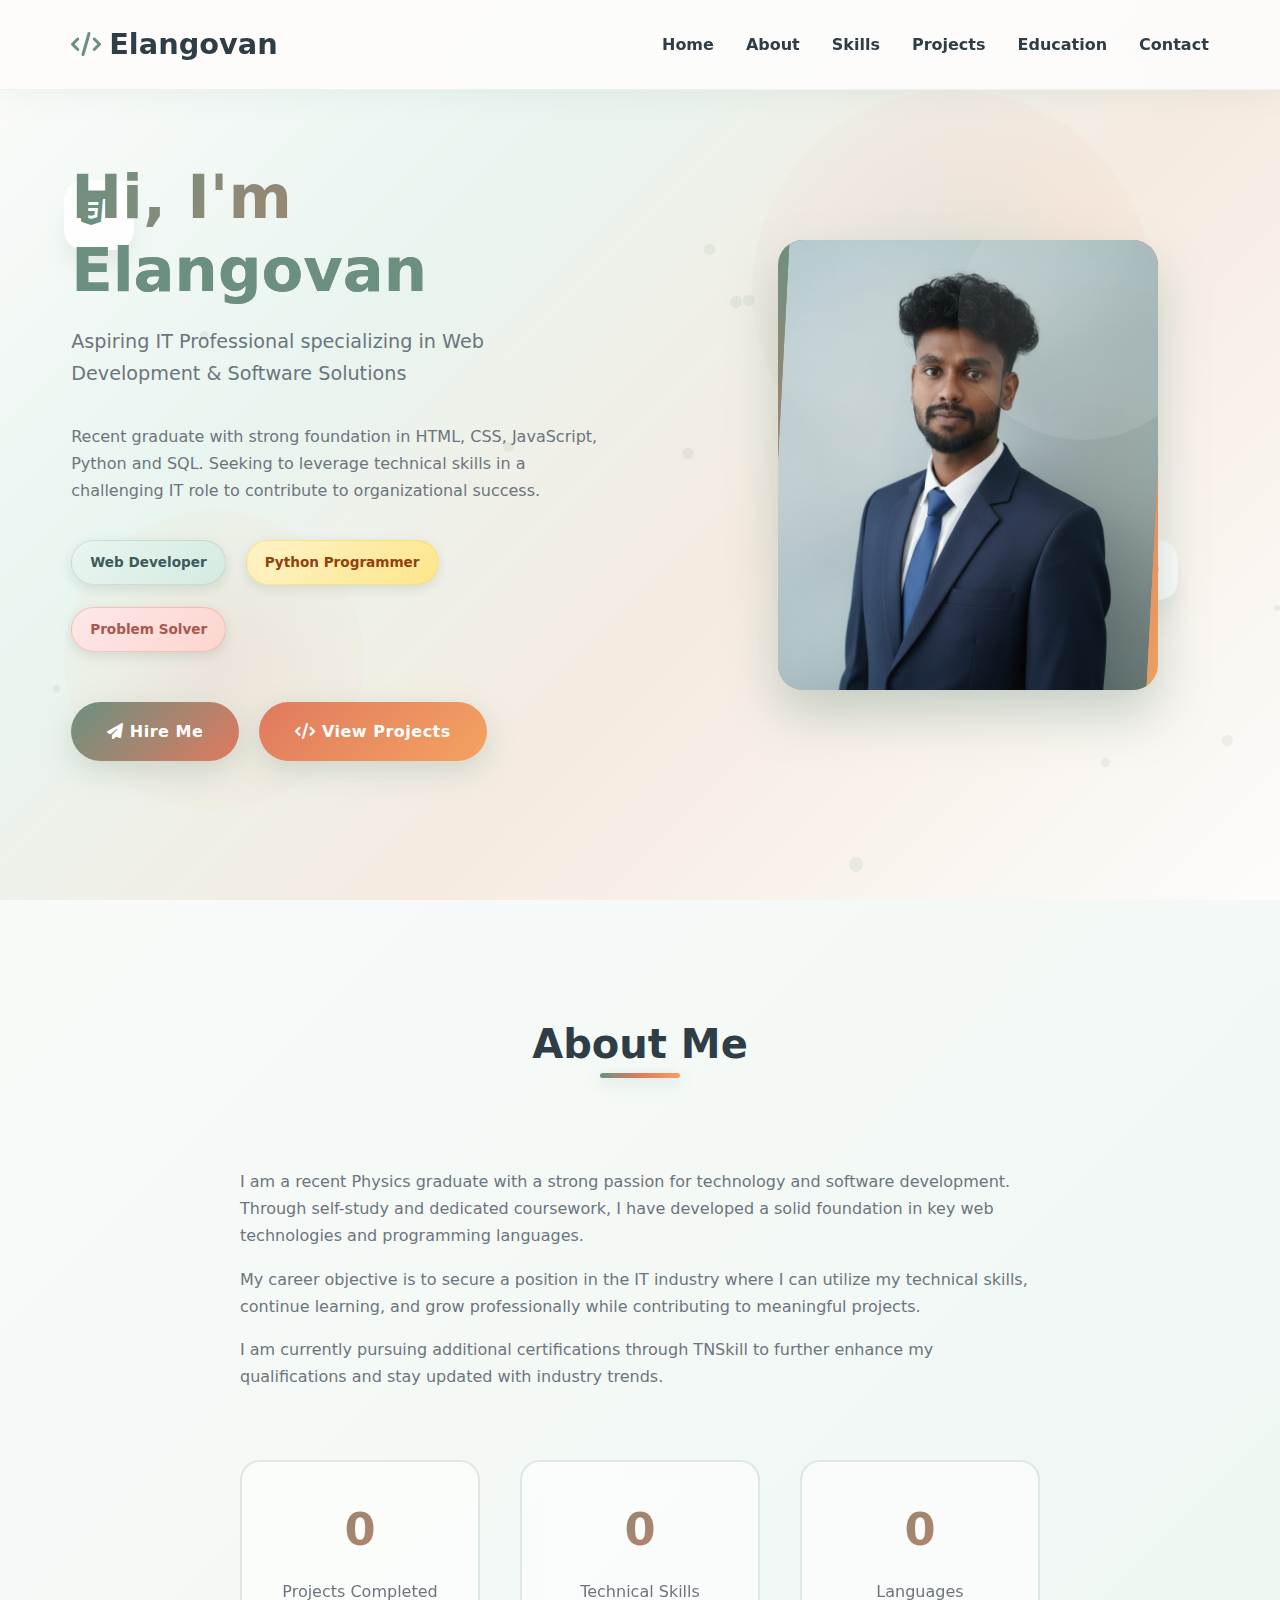
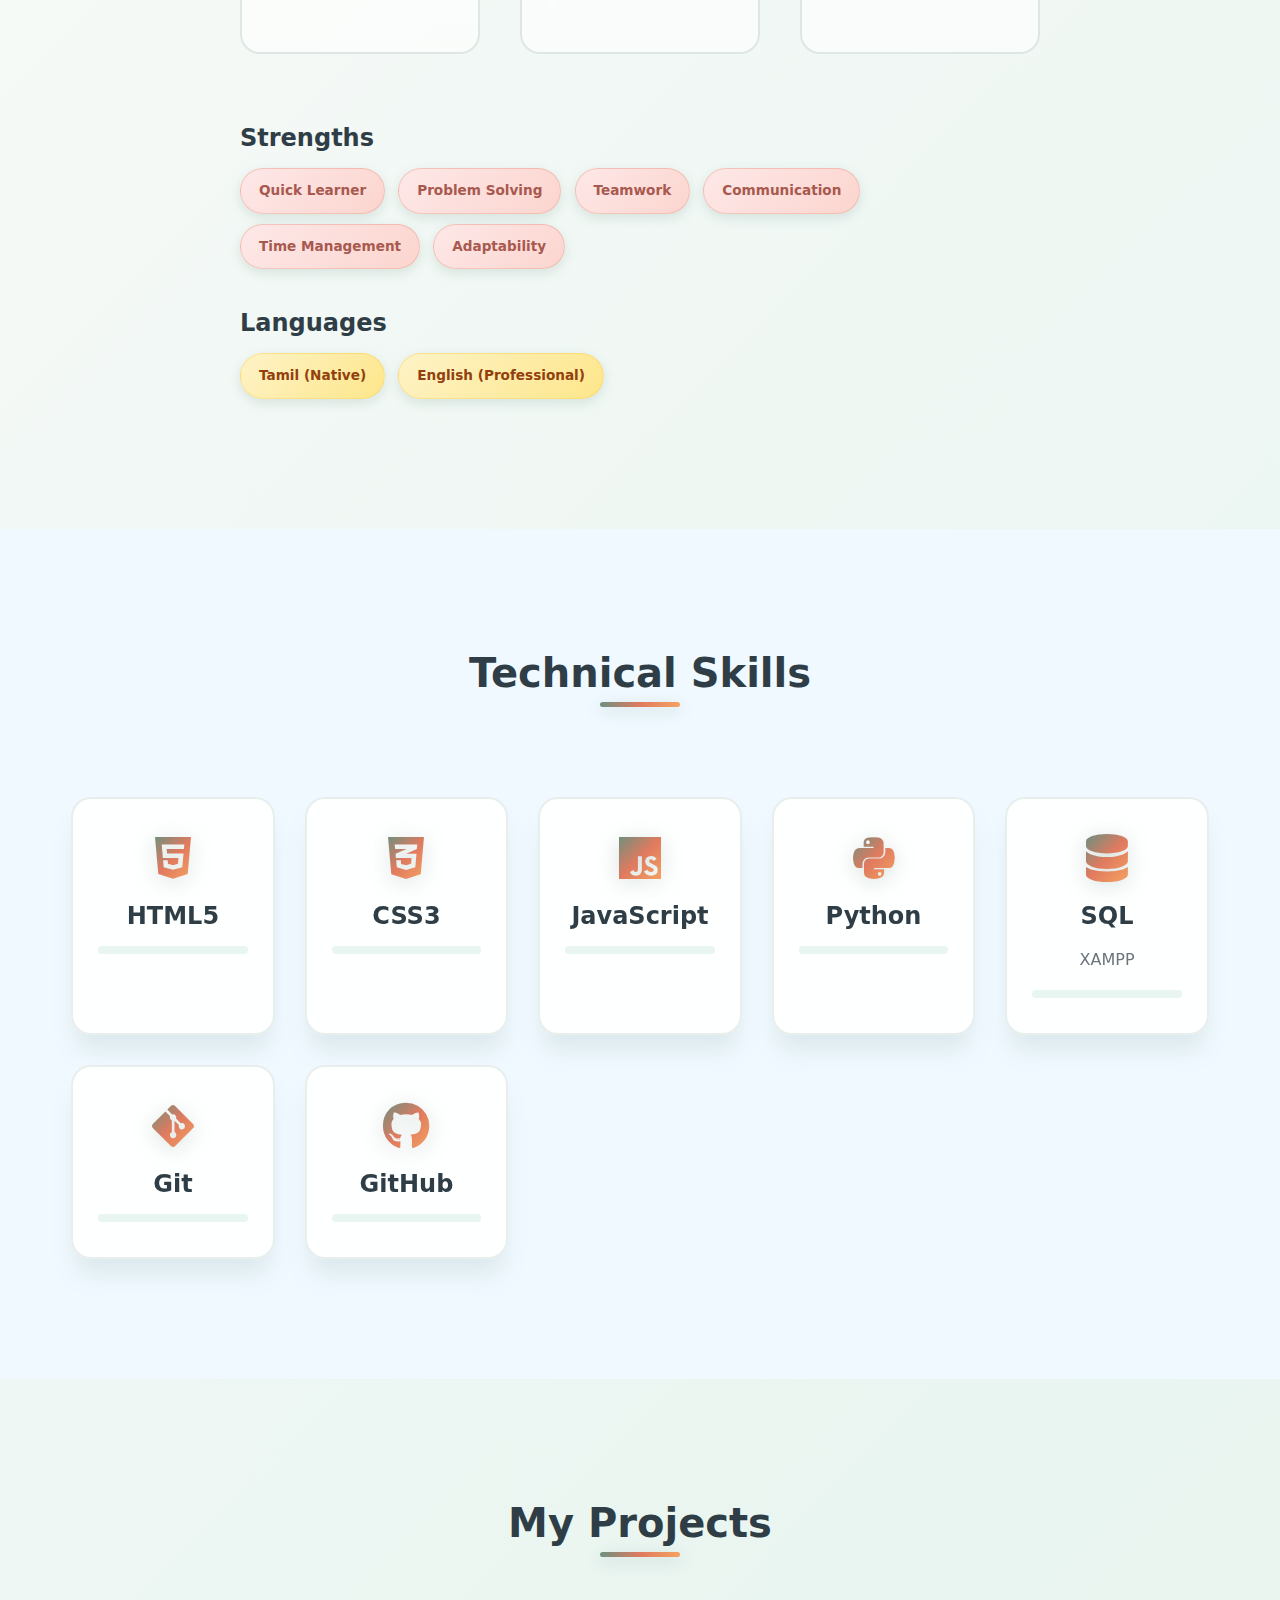
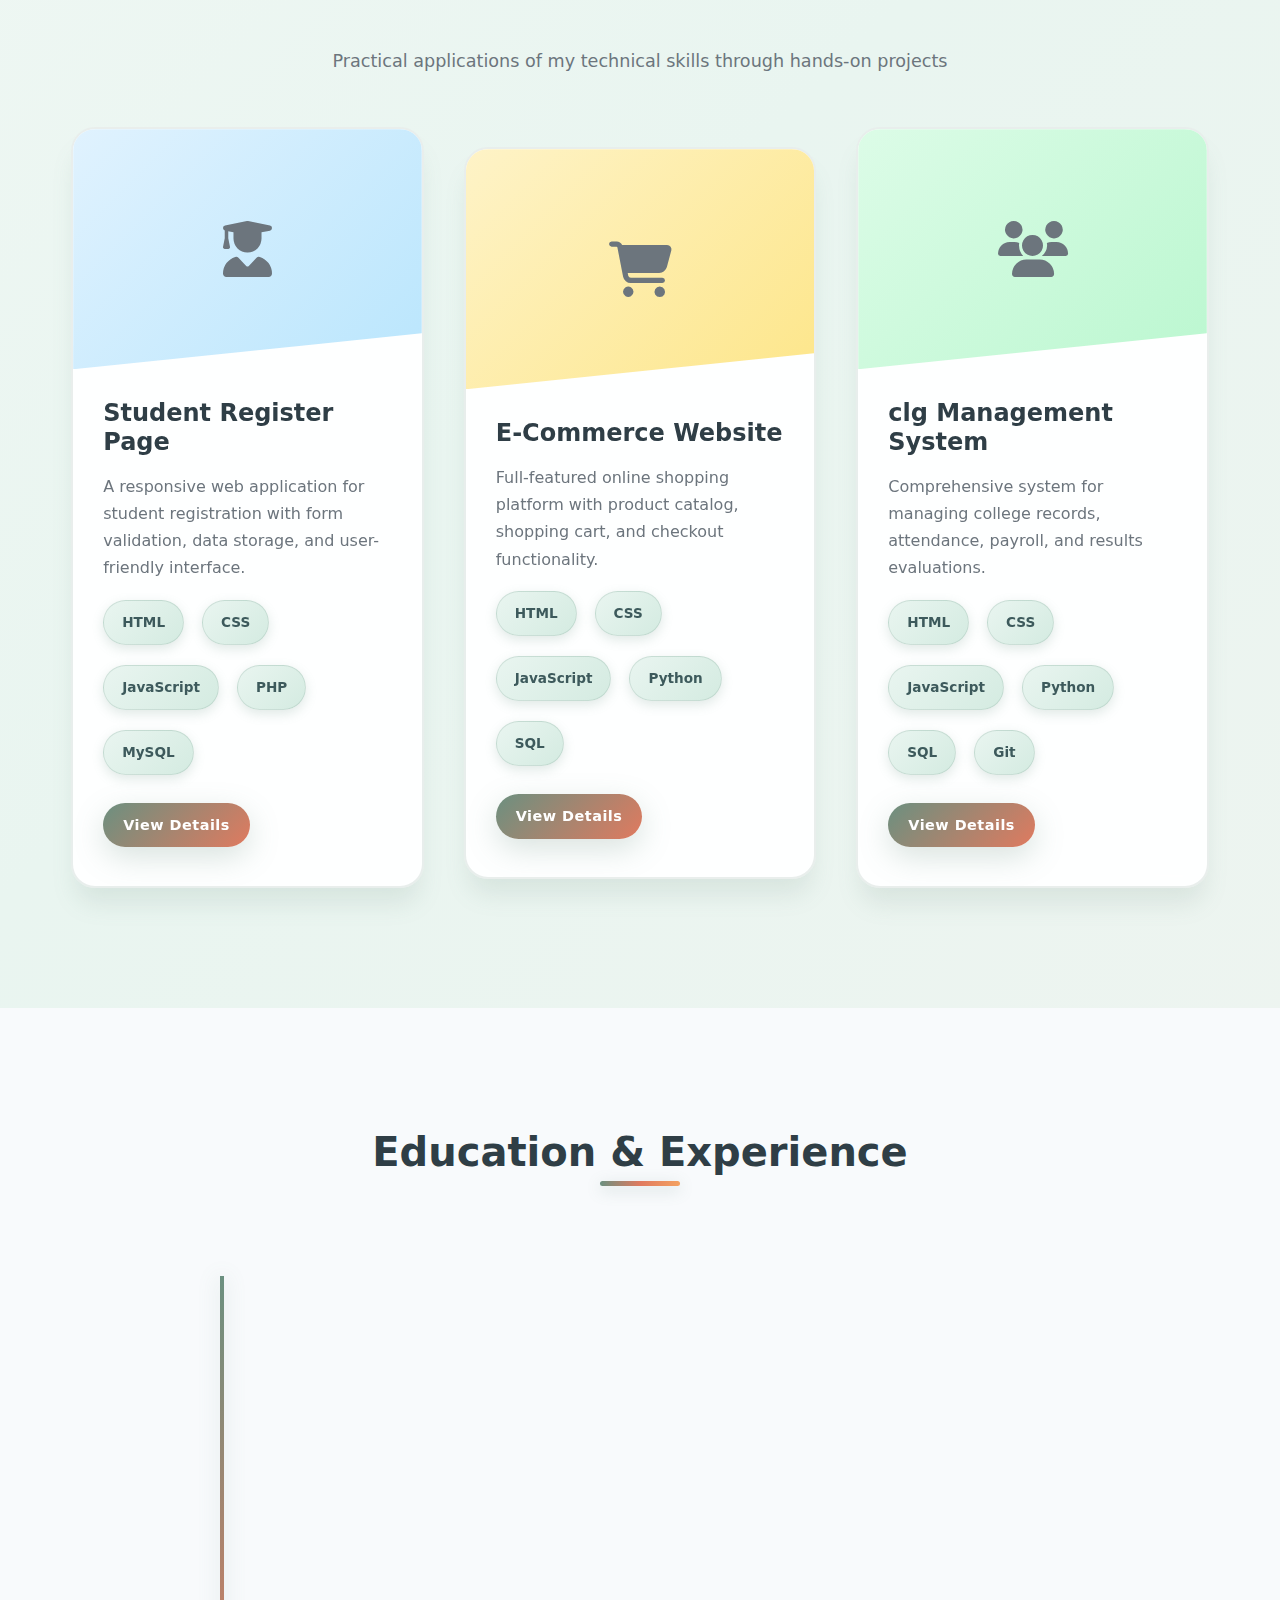
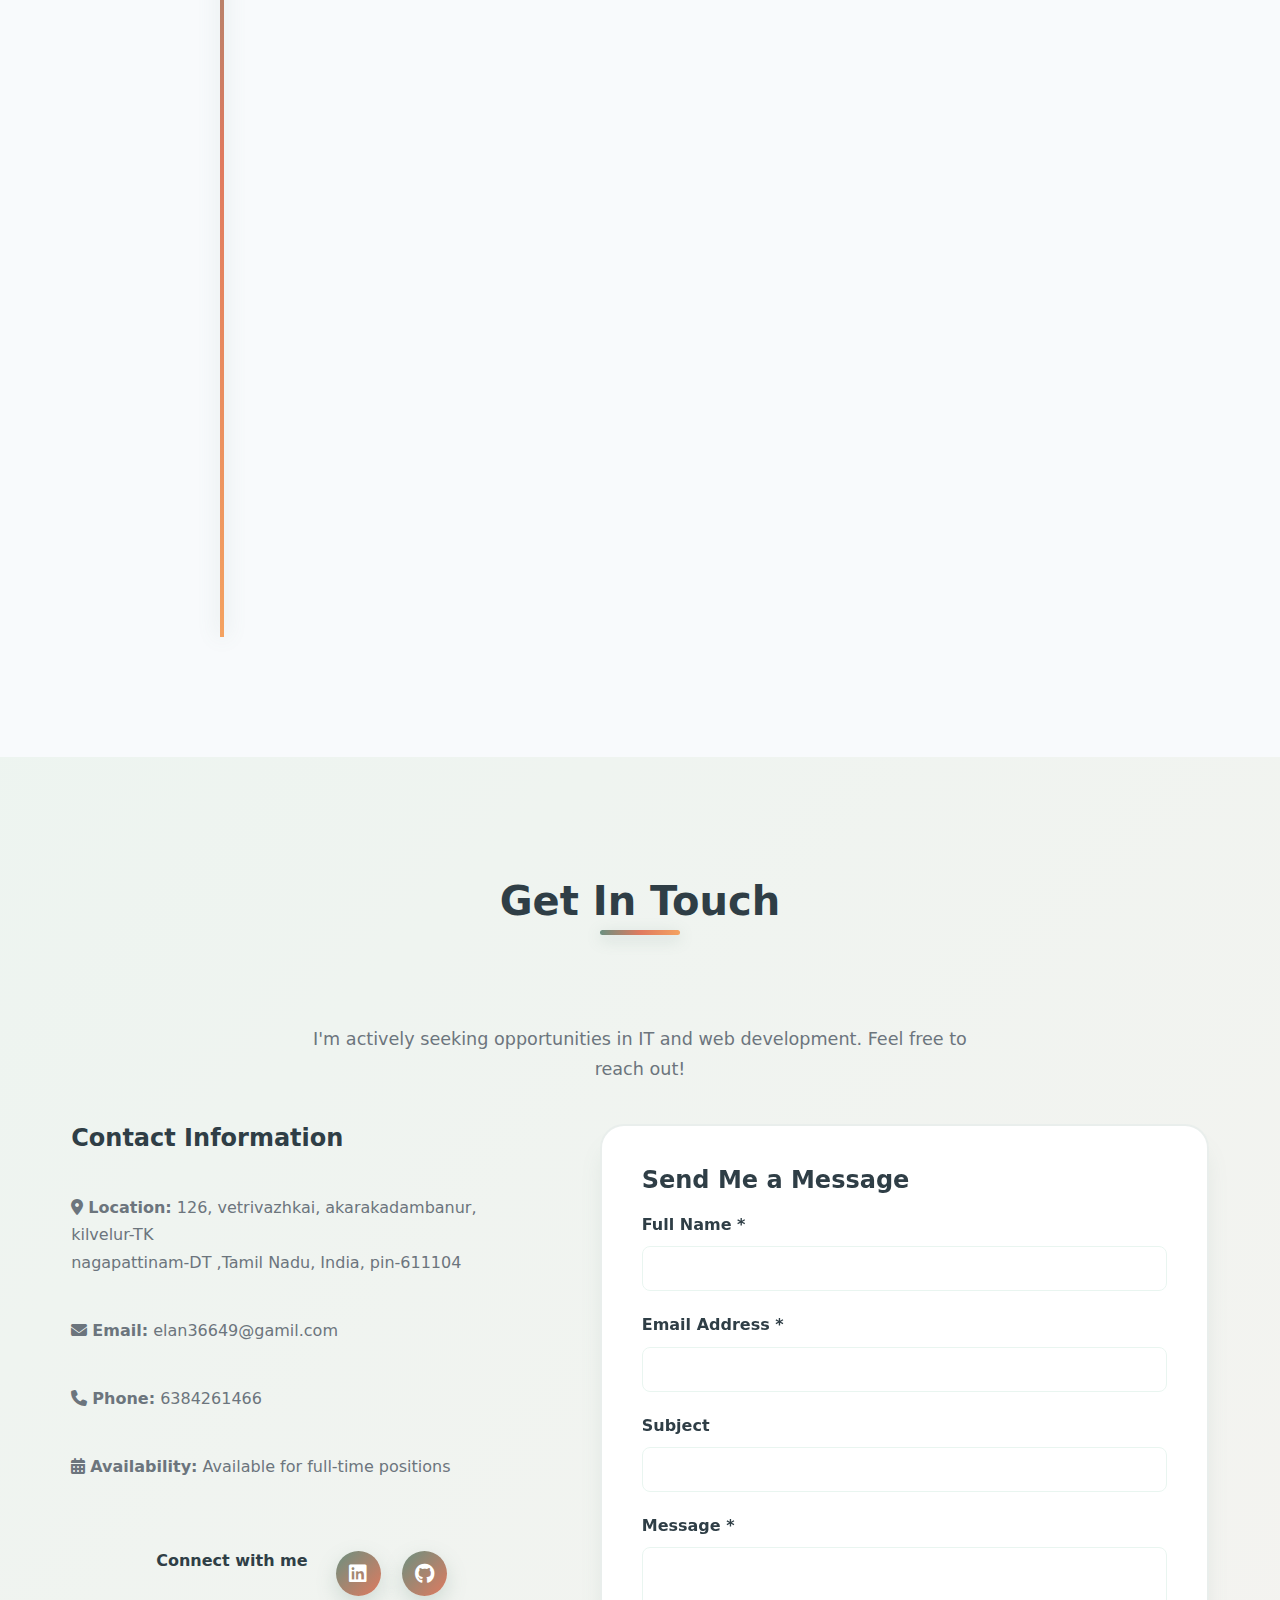
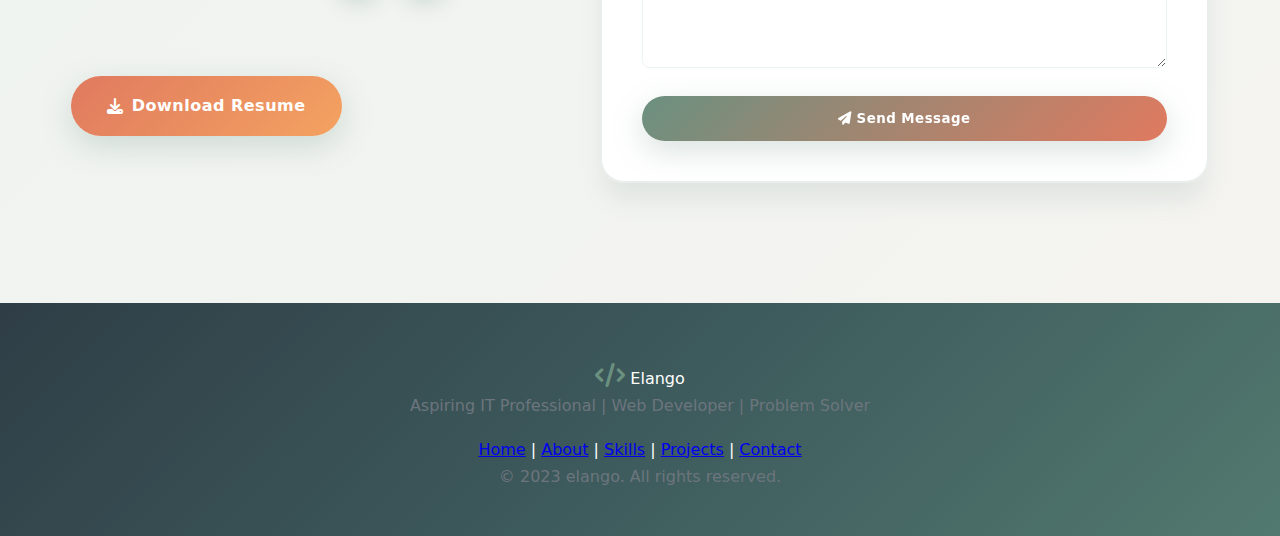
<file: photfolio new - Copy/index.html>
<!DOCTYPE html>
<html lang="en">

<head>
    <meta charset="UTF-8">
    <meta name="viewport" content="width=device-width, initial-scale=1.0">
    <title>Elangovan | IT Professional Portfolio</title>
    <link rel="stylesheet" href="https://cdnjs.cloudflare.com/ajax/libs/font-awesome/6.4.0/css/all.min.css">
    <link rel="stylesheet" href="style.css">
</head>

<body>


    <!-- Scroll Progress Bar -->
    <div class="scroll-progress"></div>

    <!-- Header & Navigation -->
    <header>
        <div class="container header-container">
            <a href="#" class="logo"><i class="fas fa-code logo-icon"></i> Elangovan</span></a>
            <button class="mobile-menu-btn">
                <i class="fas fa-bars"></i>
            </button>
            <ul class="nav-links">
                <li><a href="#home">Home</a></li>
                <li><a href="#about">About</a></li>
                <li><a href="#skills">Skills</a></li>
                <li><a href="#projects">Projects</a></li>
                <li><a href="#education">Education</a></li>
                <li><a href="#contact">Contact</a></li>
            </ul>
        </div>
    </header>

    <!-- Hero Section -->
    <section class="hero" id="home">
        <div class="container">
            <div class="hero-content">
                <div class="hero-text">
                    <h1>Hi, I'm <span class="highlight">Elangovan</span></h1>
                    <p class="tagline">Aspiring IT Professional specializing in Web Development & Software Solutions</p>
                    <p>Recent graduate with strong foundation in HTML, CSS, JavaScript, Python and SQL. Seeking to
                        leverage technical skills in a challenging IT role to contribute to organizational success.</p>

                    <div class="hero-badges">
                        <span class="badge">Web Developer</span>
                        <span class="badge language-badge">Python Programmer</span>
                        <span class="badge strength-badge">Problem Solver</span>
                    </div>

                    <div style="margin-top: 40px;">
                        <a href="#contact" class="btn"><i class="fas fa-paper-plane"></i> Hire Me</a>
                        <a href="#projects" class="btn btn-accent" style="margin-left: 15px;"><i
                                class="fas fa-code"></i> View Projects</a>
                    </div>
                </div>
                <div class="hero-image">

                    <div class="photo-placeholder">
                        <img src="img/hero.jpeg" alt="">
                    </div>
                </div>
            </div>
        </div>

        <!-- Floating elements for visual interest -->
        <div class="floating-element" style="top: 20%; left: 5%; width: 70px; height: 70px;">
            <i class="fab fa-html5" style="font-size: 2rem; color: var(--primary);"></i>
        </div>
        <div class="floating-element" style="top: 60%; right: 8%; width: 60px; height: 60px;">
            <i class="fab fa-python" style="font-size: 1.8rem; color: var(--accent);"></i>
        </div>
    </section>

    <!-- About Section -->
    <section id="about">
        <div class="container">
            <div class="section-title">
                <h2>About Me</h2>
            </div>
            <div style="max-width: 800px; margin: 0 auto;">
                <p>I am a recent Physics graduate with a strong passion for technology and software development. Through
                    self-study and dedicated coursework, I have developed a solid foundation in key web technologies and
                    programming languages.</p>
                <p>My career objective is to secure a position in the IT industry where I can utilize my technical
                    skills, continue learning, and grow professionally while contributing to meaningful projects.</p>
                <p>I am currently pursuing additional certifications through TNSkill to further enhance my
                    qualifications and stay updated with industry trends.</p>

                <!-- Achievement Counters -->
                <div class="achievement-counter">
                    <div class="counter-item">
                        <div class="counter-number" data-target="05">0</div>
                        <p>Projects Completed</p>
                    </div>
                    <div class="counter-item">
                        <div class="counter-number" data-target="7">0</div>
                        <p>Technical Skills</p>
                    </div>
                    <div class="counter-item">
                        <div class="counter-number" data-target="2">0</div>
                        <p>Languages</p>
                    </div>

                </div>

                <h3 style="margin-top: 30px;">Strengths</h3>
                <div style="margin-top: 15px;">
                    <span class="badge strength-badge">Quick Learner</span>
                    <span class="badge strength-badge">Problem Solving</span>
                    <span class="badge strength-badge">Teamwork</span>
                    <span class="badge strength-badge">Communication</span>
                    <span class="badge strength-badge">Time Management</span>
                    <span class="badge strength-badge">Adaptability</span>
                </div>

                <h3 style="margin-top: 30px;">Languages</h3>
                <div style="margin-top: 15px;">
                    <span class="badge language-badge">Tamil (Native)</span>
                    <span class="badge language-badge">English (Professional)</span>
                </div>
            </div>
        </div>
    </section>

    <!-- Skills Section -->
    <section id="skills" style="background-color: #f0f9ff;">
        <div class="container">
            <div class="section-title">
                <h2>Technical Skills</h2>
            </div>
            <div class="skills-container">
                <div class="skill-card">
                    <i class="fab fa-html5"></i>
                    <h3>HTML5</h3>
                    <div class="skill-progress">
                        <div class="progress-bar">
                            <div class="progress-fill" data-width="95"></div>
                        </div>
                    </div>
                </div>
                <div class="skill-card">
                    <i class="fab fa-css3-alt"></i>
                    <h3>CSS3</h3>
                    <div class="skill-progress">
                        <div class="progress-bar">
                            <div class="progress-fill" data-width="90"></div>
                        </div>
                    </div>
                </div>
                <div class="skill-card">
                    <i class="fab fa-js"></i>
                    <h3>JavaScript</h3>
                    <div class="skill-progress">
                        <div class="progress-bar">
                            <div class="progress-fill" data-width="80"></div>
                        </div>
                    </div>
                </div>
                <div class="skill-card">
                    <i class="fab fa-python"></i>
                    <h3>Python</h3>
                    <div class="skill-progress">
                        <div class="progress-bar">
                            <div class="progress-fill" data-width="85"></div>
                        </div>
                    </div>
                </div>
                <div class="skill-card">
                    <i class="fas fa-database"></i>
                    <h3>SQL</h3>
                    <p>XAMPP</p>
                    <div class="skill-progress">
                        <div class="progress-bar">
                            <div class="progress-fill" data-width="75"></div>
                        </div>
                    </div>
                </div>
                <div class="skill-card">
                    <i class="fab fa-git-alt"></i>
                    <h3>Git</h3>
                    <div class="skill-progress">
                        <div class="progress-bar">
                            <div class="progress-fill" data-width="70"></div>
                        </div>
                    </div>
                </div>
                <div class="skill-card">
                    <i class="fab fa-github"></i>
                    <h3>GitHub</h3>
                    <div class="skill-progress">
                        <div class="progress-bar">
                            <div class="progress-fill" data-width="80"></div>
                        </div>
                    </div>
                </div>

            </div>
        </div>
    </section>

    <!-- Projects Section -->
    <section id="projects">
        <div class="container">
            <div class="section-title">
                <h2>My Projects</h2>
            </div>
            <p class="section-subtitle">Practical applications of my technical skills through hands-on projects</p>
            <div class="projects-container">
                <div class="project-card">
                    <div class="project-img" style="background: linear-gradient(135deg, #e0f2fe, #bae6fd);">
                        <i class="fas fa-user-graduate"></i>
                    </div>
                    <div class="project-content">
                        <h3>Student Register Page</h3>
                        <p>A responsive web application for student registration with form validation, data storage, and
                            user-friendly interface.</p>
                        <div class="project-tech">
                            <span class="badge">HTML</span>
                            <span class="badge">CSS</span>
                            <span class="badge">JavaScript</span>
                            <span class="badge">PHP</span>
                            <span class="badge">MySQL</span>
                        </div>
                        <a href="#" class="btn" style="padding: 10px 20px; font-size: 0.9rem;">View Details</a>
                    </div>
                </div>
                <div class="project-card">
                    <div class="project-img" style="background: linear-gradient(135deg, #fef3c7, #fde68a);">
                        <i class="fas fa-shopping-cart"></i>
                    </div>
                    <div class="project-content">
                        <h3>E-Commerce Website</h3>
                        <p>Full-featured online shopping platform with product catalog, shopping cart, and checkout
                            functionality.</p>
                        <div class="project-tech">
                            <span class="badge">HTML</span>
                            <span class="badge">CSS</span>
                            <span class="badge">JavaScript</span>
                            <span class="badge">Python</span>
                            <span class="badge">SQL</span>
                        </div>
                        <a href="#" class="btn" style="padding: 10px 20px; font-size: 0.9rem;">View Details</a>
                    </div>
                </div>
                <div class="project-card">
                    <div class="project-img" style="background: linear-gradient(135deg, #dcfce7, #bbf7d0);">
                        <i class="fas fa-users"></i>
                    </div>
                    <div class="project-content">
                        <h3>clg Management System</h3>
                        <p>Comprehensive system for managing college records, attendance, payroll, and results
                            evaluations.</p>
                        <div class="project-tech">
                            <span class="badge">HTML</span>
                            <span class="badge">CSS</span>
                            <span class="badge">JavaScript</span>
                            <span class="badge">Python</span>
                            <span class="badge">SQL</span>
                            <span class="badge">Git</span>
                        </div>
                        <a href="#" class="btn" style="padding: 10px 20px; font-size: 0.9rem;">View Details</a>
                    </div>
                </div>
            </div>
        </div>
    </section>

    <!-- Education & Experience -->
    <section id="education" style="background-color: #f8fafc;">
        <div class="container">
            <div class="section-title">
                <h2>Education & Experience</h2>
            </div>

            <div class="timeline">
                <div class="timeline-item">
                    <div class="timeline-icon">
                        <i class="fas fa-graduation-cap"></i>
                    </div>
                    <div class="timeline-date">2025</div>
                    <div class="timeline-content">
                        <h3>B.Sc Physics</h3>
                        <p><strong>Thiru Vi Ka Arts and Science College, Thiruvarur</strong></p>
                        <p>Percentage: 72.6%</p>
                        <p>Developed strong analytical and problem-solving skills through physics curriculum, with
                            parallel focus on self-taught programming and web development.</p>
                    </div>
                </div>

                <div class="timeline-item">
                    <div class="timeline-icon">
                        <i class="fas fa-laptop-code"></i>
                    </div>
                    <div class="timeline-date">2024</div>
                    <div class="timeline-content">
                        <h3>Technical Skills Development</h3>
                        <p>Self-directed learning in web development and programming through online resources and
                            practical projects.</p>
                        <p>Built multiple projects to apply theoretical knowledge in practical scenarios.</p>
                    </div>
                </div>

                <div class="timeline-item">
                    <div class="timeline-icon">
                        <i class="fas fa-certificate"></i>
                    </div>
                    <div class="timeline-date">Present</div>
                    <div class="timeline-content">
                        <h3>Certifications & Continued Learning</h3>
                        <p>Currently pursuing IT courses on TNSkill platform to enhance professional qualifications.</p>
                        <p>Actively expanding skill set in emerging technologies and industry best practices.</p>
                    </div>
                </div>
            </div>
        </div>
    </section>
    <!-- Contact Section -->
    <section id="contact">
        <div class="container">
            <div class="section-title">
                <h2>Get In Touch</h2>
            </div>
            <p class="section-subtitle" style="text-align: center; margin-bottom: 40px;">
                I'm actively seeking opportunities in IT and web development. Feel free to reach out!
            </p>

            <div class="contact-container">
                <div class="contact-info">
                    <h3>Contact Information</h3>
                    <p><i class="fas fa-map-marker-alt"></i> <strong>Location:</strong> 126, vetrivazhkai,
                        akarakadambanur,
                        kilvelur-TK <br>nagapattinam-DT ,Tamil Nadu, India, pin-611104</p>
                    <p><i class="fas fa-envelope"></i> <strong>Email:</strong> elan36649@gamil.com</p>
                    <p><i class="fas fa-phone"></i> <strong>Phone:</strong> 6384261466</p>
                    <p><i class="fas fa-calendar-alt"></i> <strong>Availability:</strong> Available for full-time
                        positions</p>

                    <div class="social-links" style="margin-top: 30px;">
                        <h4>Connect with me</h4>
                        <div class="social-icons">
                            <a href="https://www.linkedin.com/feed/?trk=hb_signin   #" class="social-icon"><i
                                    class="fab fa-linkedin"></i></a>
                            <a href="https://github.com/ELANGO698" class="social-icon"><i class="fab fa-github"></i></a>

                        </div>
                    </div>

                    <div class="resume-download" style="margin-top: 30px;">
                        <a href="resume/Mukesh-FlowCV-Resume-20251211.pdf   #" download class="btn btn-accent"
                            style="display: inline-flex; align-items: center; gap: 8px;">
                            <i class="fas fa-download"></i> Download Resume
                        </a>

                    </div>
                </div>

                <div class="contact-form">
                    <h3>Send Me a Message</h3>
                    <form id="contactForm">
                        <div class="form-group">
                            <label for="name">Full Name *</label>
                            <input type="text" id="name" name="name" required>
                        </div>

                        <div class="form-group">
                            <label for="email">Email Address *</label>
                            <input type="email" id="email" name="email" required>
                        </div>

                        <div class="form-group">
                            <label for="subject">Subject</label>
                            <input type="text" id="subject" name="subject">
                        </div>

                        <div class="form-group">
                            <label for="message">Message *</label>
                            <textarea id="message" name="message" rows="5" required></textarea>
                        </div>

                        <button type="submit" class="btn" style="width: 100%; padding: 15px;">
                            <i class="fas fa-paper-plane"></i> Send Message
                        </button>
                    </form>
                </div>
            </div>
        </div>
    </section>

    <!-- Footer -->
    <footer>
        <div class="container">
            <div class="footer-content">
                <div class="footer-logo">
                    <i class="fas fa-code logo-icon"></i> Elango
                </div>
                <p>Aspiring IT Professional | Web Developer | Problem Solver</p>
                <div class="footer-links">
                    <a href="#home">Home</a> |
                    <a href="#about">About</a> |
                    <a href="#skills">Skills</a> |
                    <a href="#projects">Projects</a> |
                    <a href="#contact">Contact</a>
                </div>
                <p class="copyright">© 2023 elango. All rights reserved.</p>
            </div>
        </div>
    </footer>

    <script src="script.js"></script>
</body>

</html>
</file>
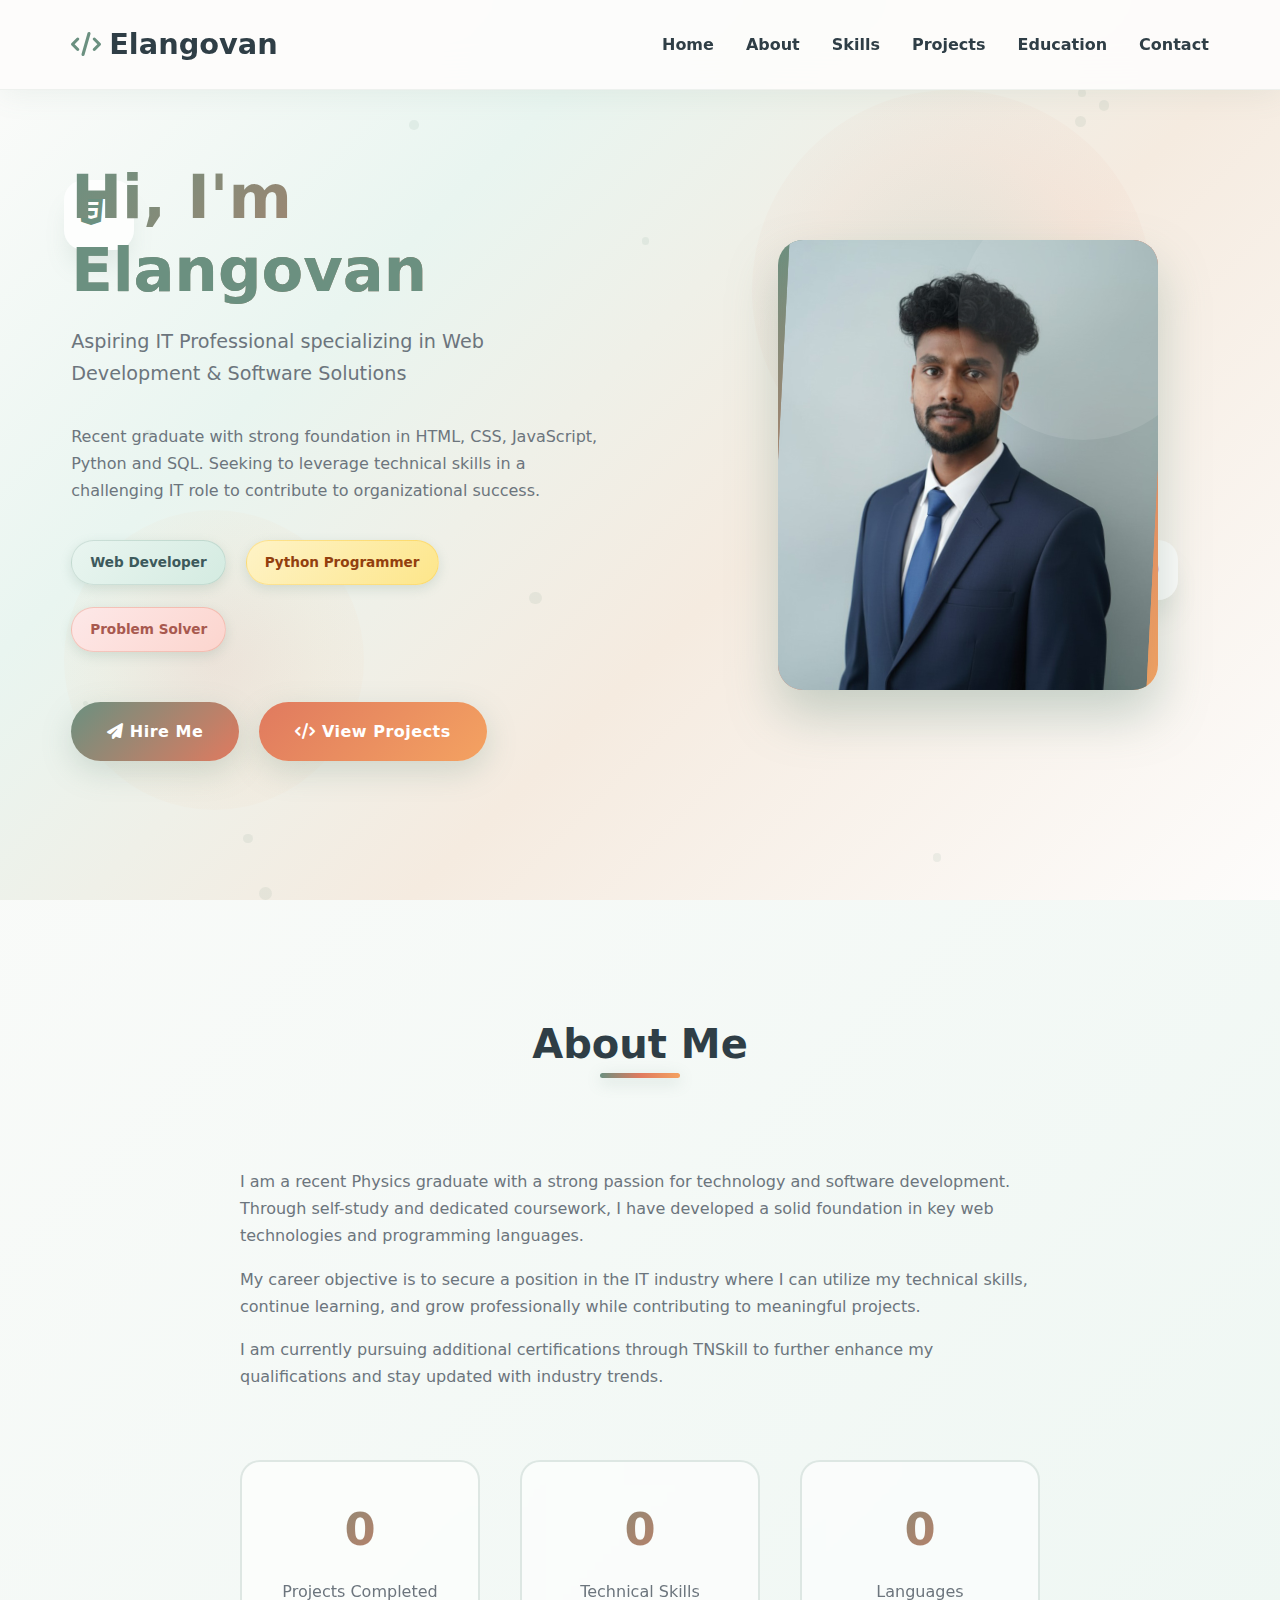
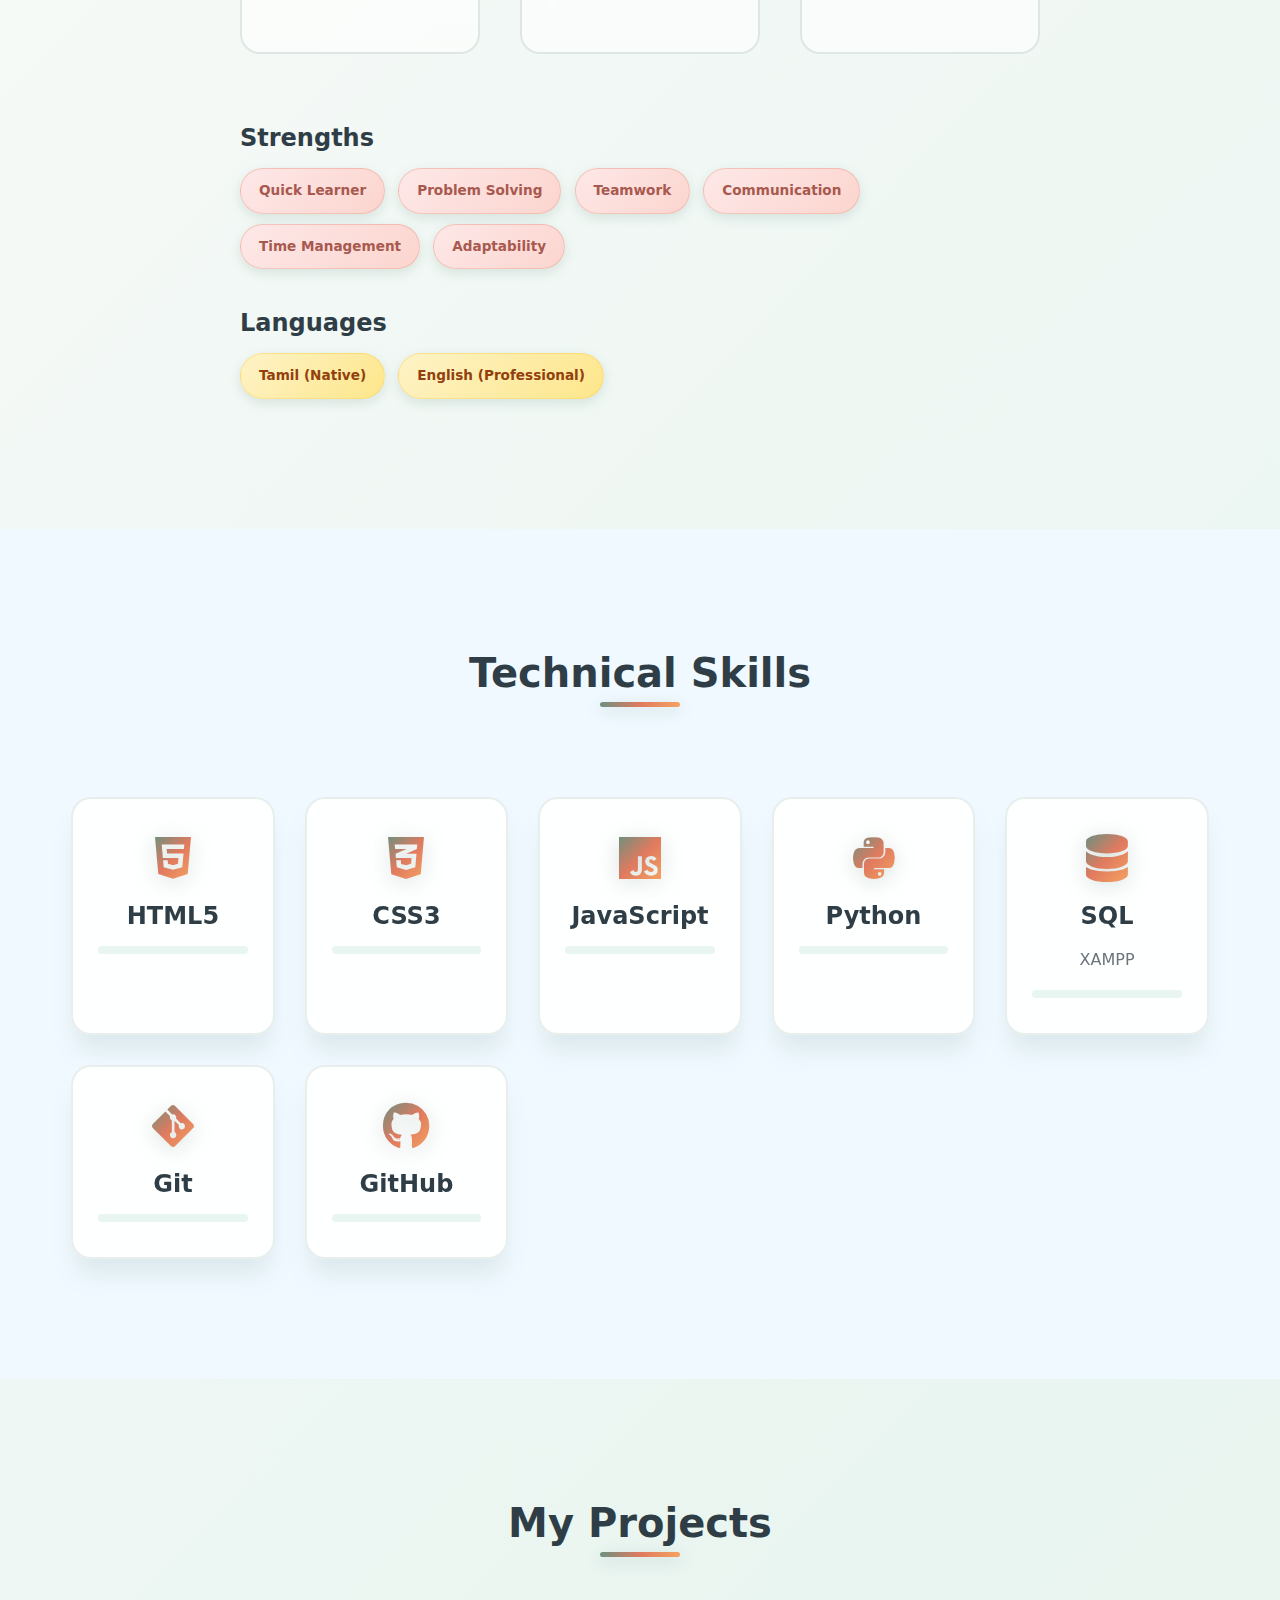
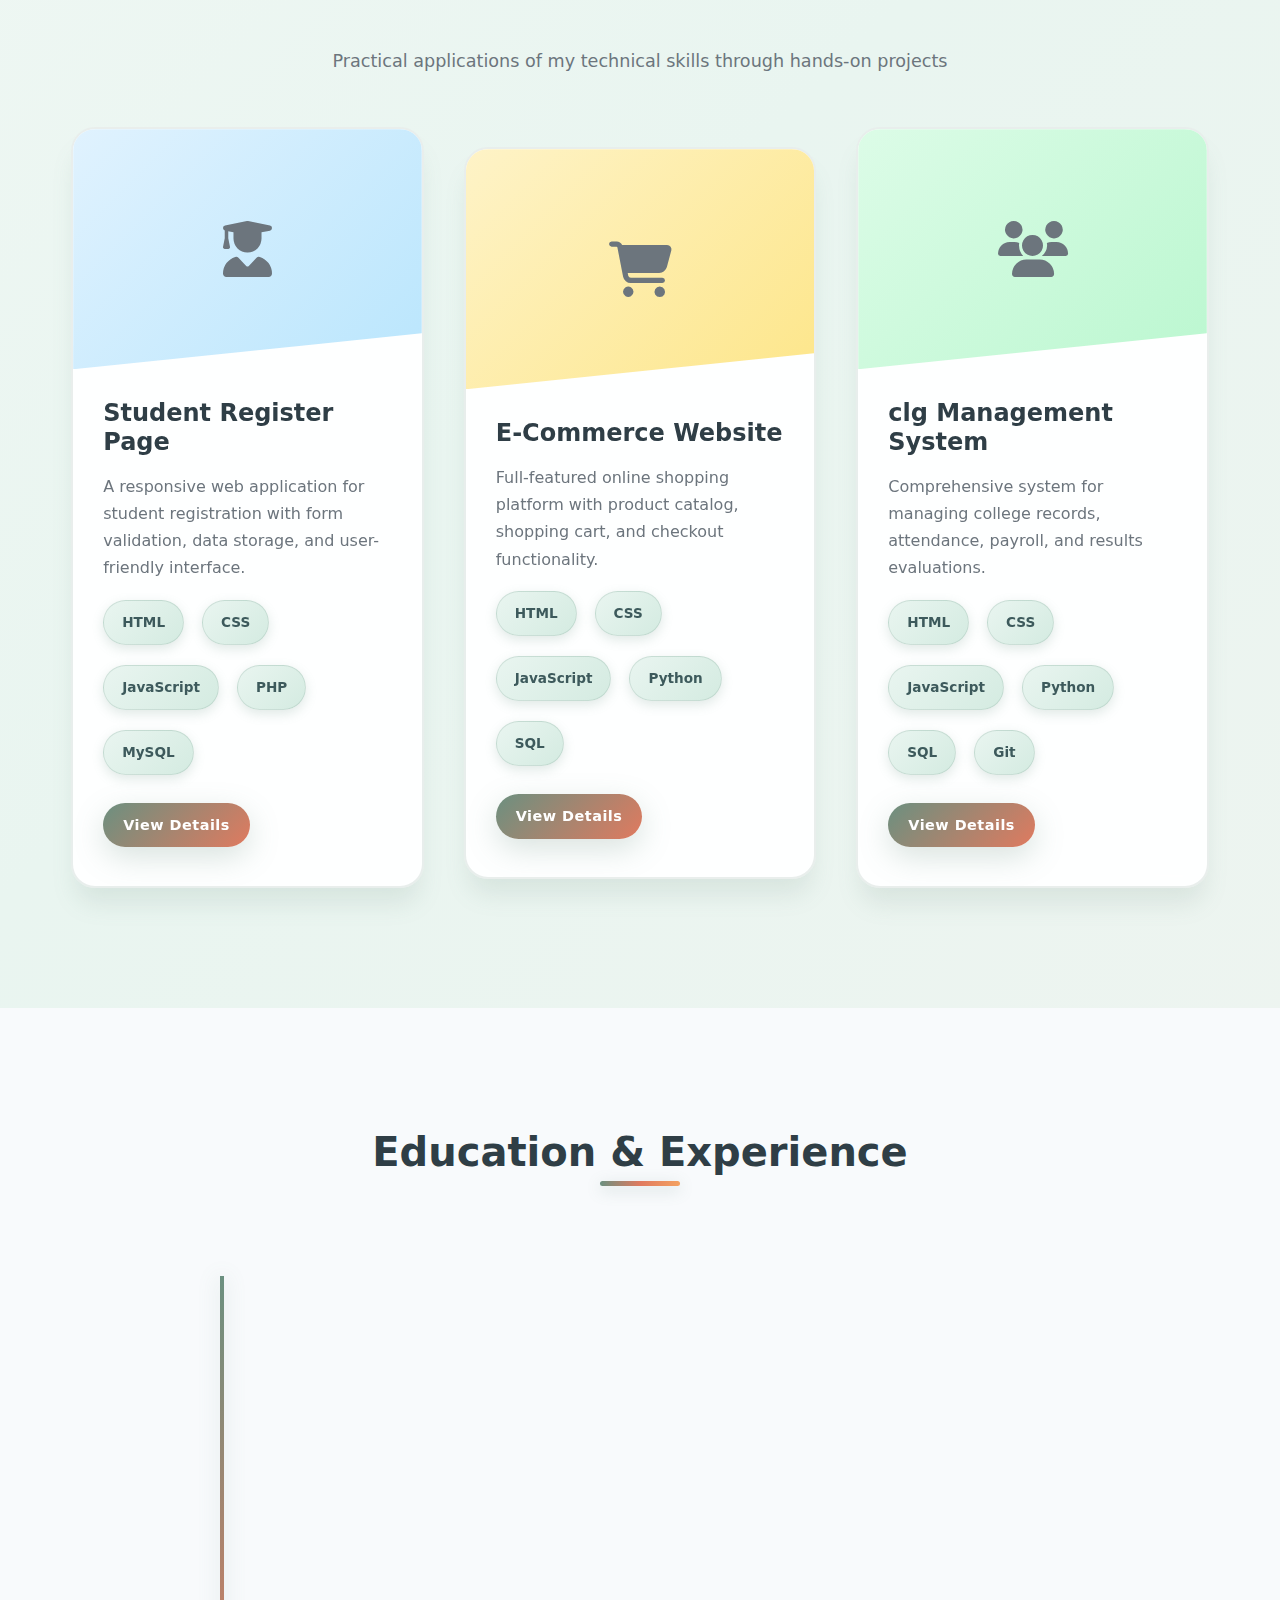
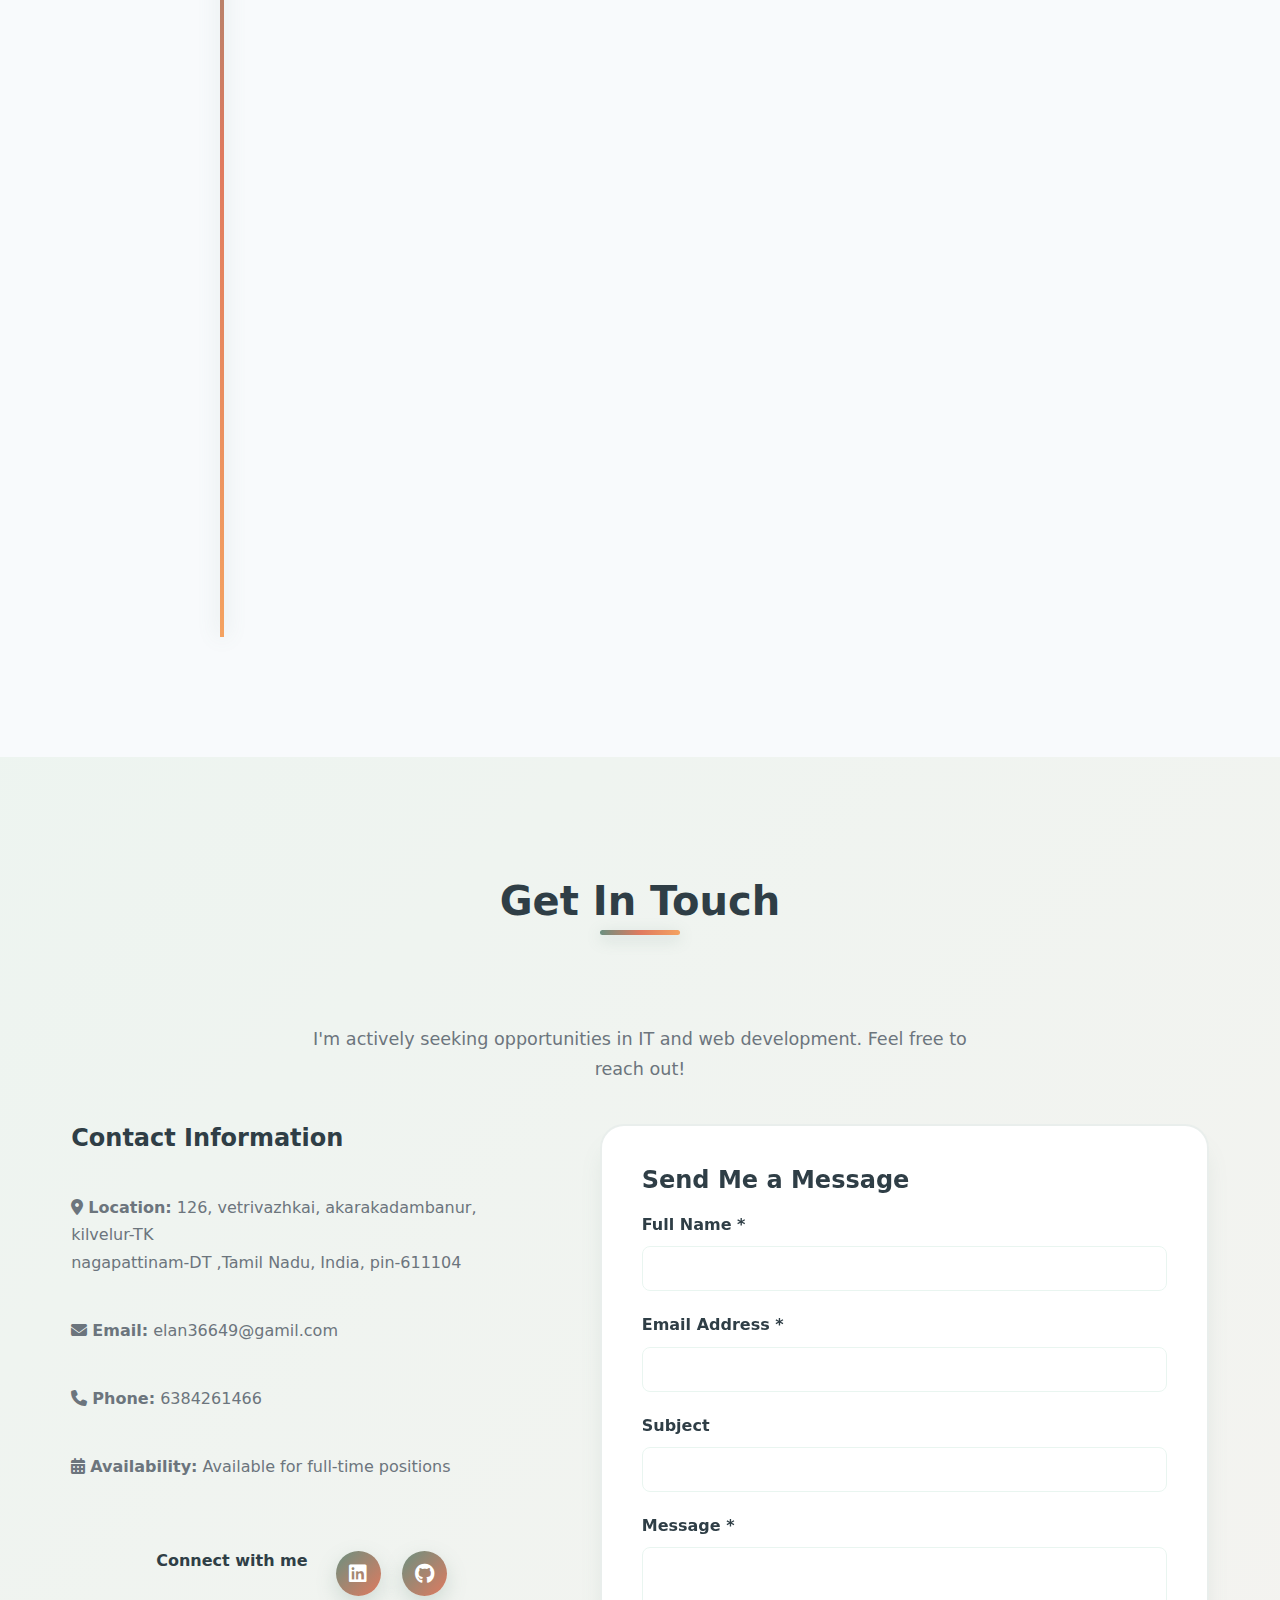
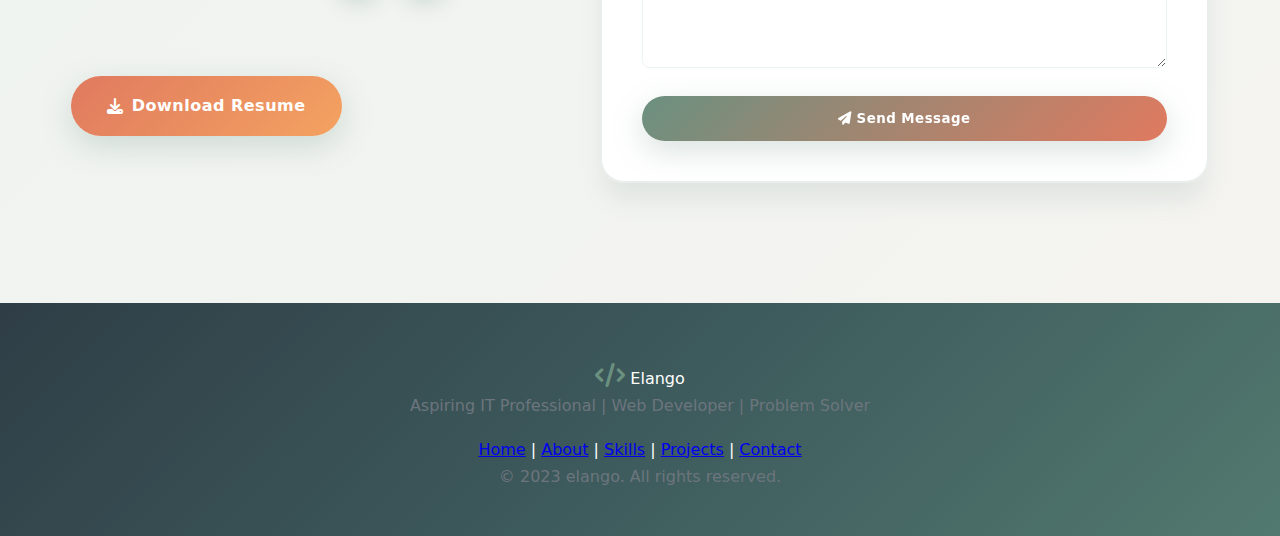
<file: photfolio new - Copy/home.html>
<!DOCTYPE html>
<html lang="en">

<head>
    <meta charset="UTF-8">
    <meta name="viewport" content="width=device-width, initial-scale=1.0">
    <title>Elangovan | IT Professional Portfolio</title>
    <link rel="stylesheet" href="https://cdnjs.cloudflare.com/ajax/libs/font-awesome/6.4.0/css/all.min.css">
    <link rel="stylesheet" href="style.css">
</head>

<body>


    <!-- Scroll Progress Bar -->
    <div class="scroll-progress"></div>

    <!-- Header & Navigation -->
    <header>
        <div class="container header-container">
            <a href="#" class="logo"><i class="fas fa-code logo-icon"></i> Elangovan</span></a>
            <button class="mobile-menu-btn">
                <i class="fas fa-bars"></i>
            </button>
            <ul class="nav-links">
                <li><a href="#home">Home</a></li>
                <li><a href="#about">About</a></li>
                <li><a href="#skills">Skills</a></li>
                <li><a href="#projects">Projects</a></li>
                <li><a href="#education">Education</a></li>
                <li><a href="#contact">Contact</a></li>
            </ul>
        </div>
    </header>

    <!-- Hero Section -->
    <section class="hero" id="home">
        <div class="container">
            <div class="hero-content">
                <div class="hero-text">
                    <h1>Hi, I'm <span class="highlight">Elangovan</span></h1>
                    <p class="tagline">Aspiring IT Professional specializing in Web Development & Software Solutions</p>
                    <p>Recent graduate with strong foundation in HTML, CSS, JavaScript, Python and SQL. Seeking to
                        leverage technical skills in a challenging IT role to contribute to organizational success.</p>

                    <div class="hero-badges">
                        <span class="badge">Web Developer</span>
                        <span class="badge language-badge">Python Programmer</span>
                        <span class="badge strength-badge">Problem Solver</span>
                    </div>

                    <div style="margin-top: 40px;">
                        <a href="#contact" class="btn"><i class="fas fa-paper-plane"></i> Hire Me</a>
                        <a href="#projects" class="btn btn-accent" style="margin-left: 15px;"><i
                                class="fas fa-code"></i> View Projects</a>
                    </div>
                </div>
                <div class="hero-image">

                    <div class="photo-placeholder">
                        <img src="img/hero.jpeg" alt="">
                    </div>
                </div>
            </div>
        </div>

        <!-- Floating elements for visual interest -->
        <div class="floating-element" style="top: 20%; left: 5%; width: 70px; height: 70px;">
            <i class="fab fa-html5" style="font-size: 2rem; color: var(--primary);"></i>
        </div>
        <div class="floating-element" style="top: 60%; right: 8%; width: 60px; height: 60px;">
            <i class="fab fa-python" style="font-size: 1.8rem; color: var(--accent);"></i>
        </div>
    </section>

    <!-- About Section -->
    <section id="about">
        <div class="container">
            <div class="section-title">
                <h2>About Me</h2>
            </div>
            <div style="max-width: 800px; margin: 0 auto;">
                <p>I am a recent Physics graduate with a strong passion for technology and software development. Through
                    self-study and dedicated coursework, I have developed a solid foundation in key web technologies and
                    programming languages.</p>
                <p>My career objective is to secure a position in the IT industry where I can utilize my technical
                    skills, continue learning, and grow professionally while contributing to meaningful projects.</p>
                <p>I am currently pursuing additional certifications through TNSkill to further enhance my
                    qualifications and stay updated with industry trends.</p>

                <!-- Achievement Counters -->
                <div class="achievement-counter">
                    <div class="counter-item">
                        <div class="counter-number" data-target="05">0</div>
                        <p>Projects Completed</p>
                    </div>
                    <div class="counter-item">
                        <div class="counter-number" data-target="7">0</div>
                        <p>Technical Skills</p>
                    </div>
                    <div class="counter-item">
                        <div class="counter-number" data-target="2">0</div>
                        <p>Languages</p>
                    </div>

                </div>

                <h3 style="margin-top: 30px;">Strengths</h3>
                <div style="margin-top: 15px;">
                    <span class="badge strength-badge">Quick Learner</span>
                    <span class="badge strength-badge">Problem Solving</span>
                    <span class="badge strength-badge">Teamwork</span>
                    <span class="badge strength-badge">Communication</span>
                    <span class="badge strength-badge">Time Management</span>
                    <span class="badge strength-badge">Adaptability</span>
                </div>

                <h3 style="margin-top: 30px;">Languages</h3>
                <div style="margin-top: 15px;">
                    <span class="badge language-badge">Tamil (Native)</span>
                    <span class="badge language-badge">English (Professional)</span>
                </div>
            </div>
        </div>
    </section>

    <!-- Skills Section -->
    <section id="skills" style="background-color: #f0f9ff;">
        <div class="container">
            <div class="section-title">
                <h2>Technical Skills</h2>
            </div>
            <div class="skills-container">
                <div class="skill-card">
                    <i class="fab fa-html5"></i>
                    <h3>HTML5</h3>
                    <div class="skill-progress">
                        <div class="progress-bar">
                            <div class="progress-fill" data-width="95"></div>
                        </div>
                    </div>
                </div>
                <div class="skill-card">
                    <i class="fab fa-css3-alt"></i>
                    <h3>CSS3</h3>
                    <div class="skill-progress">
                        <div class="progress-bar">
                            <div class="progress-fill" data-width="90"></div>
                        </div>
                    </div>
                </div>
                <div class="skill-card">
                    <i class="fab fa-js"></i>
                    <h3>JavaScript</h3>
                    <div class="skill-progress">
                        <div class="progress-bar">
                            <div class="progress-fill" data-width="80"></div>
                        </div>
                    </div>
                </div>
                <div class="skill-card">
                    <i class="fab fa-python"></i>
                    <h3>Python</h3>
                    <div class="skill-progress">
                        <div class="progress-bar">
                            <div class="progress-fill" data-width="85"></div>
                        </div>
                    </div>
                </div>
                <div class="skill-card">
                    <i class="fas fa-database"></i>
                    <h3>SQL</h3>
                    <p>XAMPP</p>
                    <div class="skill-progress">
                        <div class="progress-bar">
                            <div class="progress-fill" data-width="75"></div>
                        </div>
                    </div>
                </div>
                <div class="skill-card">
                    <i class="fab fa-git-alt"></i>
                    <h3>Git</h3>
                    <div class="skill-progress">
                        <div class="progress-bar">
                            <div class="progress-fill" data-width="70"></div>
                        </div>
                    </div>
                </div>
                <div class="skill-card">
                    <i class="fab fa-github"></i>
                    <h3>GitHub</h3>
                    <div class="skill-progress">
                        <div class="progress-bar">
                            <div class="progress-fill" data-width="80"></div>
                        </div>
                    </div>
                </div>

            </div>
        </div>
    </section>

    <!-- Projects Section -->
    <section id="projects">
        <div class="container">
            <div class="section-title">
                <h2>My Projects</h2>
            </div>
            <p class="section-subtitle">Practical applications of my technical skills through hands-on projects</p>
            <div class="projects-container">
                <div class="project-card">
                    <div class="project-img" style="background: linear-gradient(135deg, #e0f2fe, #bae6fd);">
                        <i class="fas fa-user-graduate"></i>
                    </div>
                    <div class="project-content">
                        <h3>Student Register Page</h3>
                        <p>A responsive web application for student registration with form validation, data storage, and
                            user-friendly interface.</p>
                        <div class="project-tech">
                            <span class="badge">HTML</span>
                            <span class="badge">CSS</span>
                            <span class="badge">JavaScript</span>
                            <span class="badge">PHP</span>
                            <span class="badge">MySQL</span>
                        </div>
                        <a href="#" class="btn" style="padding: 10px 20px; font-size: 0.9rem;">View Details</a>
                    </div>
                </div>
                <div class="project-card">
                    <div class="project-img" style="background: linear-gradient(135deg, #fef3c7, #fde68a);">
                        <i class="fas fa-shopping-cart"></i>
                    </div>
                    <div class="project-content">
                        <h3>E-Commerce Website</h3>
                        <p>Full-featured online shopping platform with product catalog, shopping cart, and checkout
                            functionality.</p>
                        <div class="project-tech">
                            <span class="badge">HTML</span>
                            <span class="badge">CSS</span>
                            <span class="badge">JavaScript</span>
                            <span class="badge">Python</span>
                            <span class="badge">SQL</span>
                        </div>
                        <a href="#" class="btn" style="padding: 10px 20px; font-size: 0.9rem;">View Details</a>
                    </div>
                </div>
                <div class="project-card">
                    <div class="project-img" style="background: linear-gradient(135deg, #dcfce7, #bbf7d0);">
                        <i class="fas fa-users"></i>
                    </div>
                    <div class="project-content">
                        <h3>clg Management System</h3>
                        <p>Comprehensive system for managing college records, attendance, payroll, and results
                            evaluations.</p>
                        <div class="project-tech">
                            <span class="badge">HTML</span>
                            <span class="badge">CSS</span>
                            <span class="badge">JavaScript</span>
                            <span class="badge">Python</span>
                            <span class="badge">SQL</span>
                            <span class="badge">Git</span>
                        </div>
                        <a href="#" class="btn" style="padding: 10px 20px; font-size: 0.9rem;">View Details</a>
                    </div>
                </div>
            </div>
        </div>
    </section>

    <!-- Education & Experience -->
    <section id="education" style="background-color: #f8fafc;">
        <div class="container">
            <div class="section-title">
                <h2>Education & Experience</h2>
            </div>

            <div class="timeline">
                <div class="timeline-item">
                    <div class="timeline-icon">
                        <i class="fas fa-graduation-cap"></i>
                    </div>
                    <div class="timeline-date">2025</div>
                    <div class="timeline-content">
                        <h3>B.Sc Physics</h3>
                        <p><strong>Thiru Vi Ka Arts and Science College, Thiruvarur</strong></p>
                        <p>Percentage: 72.6%</p>
                        <p>Developed strong analytical and problem-solving skills through physics curriculum, with
                            parallel focus on self-taught programming and web development.</p>
                    </div>
                </div>

                <div class="timeline-item">
                    <div class="timeline-icon">
                        <i class="fas fa-laptop-code"></i>
                    </div>
                    <div class="timeline-date">2024</div>
                    <div class="timeline-content">
                        <h3>Technical Skills Development</h3>
                        <p>Self-directed learning in web development and programming through online resources and
                            practical projects.</p>
                        <p>Built multiple projects to apply theoretical knowledge in practical scenarios.</p>
                    </div>
                </div>

                <div class="timeline-item">
                    <div class="timeline-icon">
                        <i class="fas fa-certificate"></i>
                    </div>
                    <div class="timeline-date">Present</div>
                    <div class="timeline-content">
                        <h3>Certifications & Continued Learning</h3>
                        <p>Currently pursuing IT courses on TNSkill platform to enhance professional qualifications.</p>
                        <p>Actively expanding skill set in emerging technologies and industry best practices.</p>
                    </div>
                </div>
            </div>
        </div>
    </section>
    <!-- Contact Section -->
    <section id="contact">
        <div class="container">
            <div class="section-title">
                <h2>Get In Touch</h2>
            </div>
            <p class="section-subtitle" style="text-align: center; margin-bottom: 40px;">
                I'm actively seeking opportunities in IT and web development. Feel free to reach out!
            </p>

            <div class="contact-container">
                <div class="contact-info">
                    <h3>Contact Information</h3>
                    <p><i class="fas fa-map-marker-alt"></i> <strong>Location:</strong> 126, vetrivazhkai,
                        akarakadambanur,
                        kilvelur-TK <br>nagapattinam-DT ,Tamil Nadu, India, pin-611104</p>
                    <p><i class="fas fa-envelope"></i> <strong>Email:</strong> elan36649@gamil.com</p>
                    <p><i class="fas fa-phone"></i> <strong>Phone:</strong> 6384261466</p>
                    <p><i class="fas fa-calendar-alt"></i> <strong>Availability:</strong> Available for full-time
                        positions</p>

                    <div class="social-links" style="margin-top: 30px;">
                        <h4>Connect with me</h4>
                        <div class="social-icons">
                            <a href="https://www.linkedin.com/feed/?trk=hb_signin   #" class="social-icon"><i
                                    class="fab fa-linkedin"></i></a>
                            <a href="https://github.com/ELANGO698" class="social-icon"><i class="fab fa-github"></i></a>

                        </div>
                    </div>

                    <div class="resume-download" style="margin-top: 30px;">
                        <a href="resume/Mukesh-FlowCV-Resume-20251211.pdf   #" download class="btn btn-accent"
                            style="display: inline-flex; align-items: center; gap: 8px;">
                            <i class="fas fa-download"></i> Download Resume
                        </a>

                    </div>
                </div>

                <div class="contact-form">
                    <h3>Send Me a Message</h3>
                    <form id="contactForm">
                        <div class="form-group">
                            <label for="name">Full Name *</label>
                            <input type="text" id="name" name="name" required>
                        </div>

                        <div class="form-group">
                            <label for="email">Email Address *</label>
                            <input type="email" id="email" name="email" required>
                        </div>

                        <div class="form-group">
                            <label for="subject">Subject</label>
                            <input type="text" id="subject" name="subject">
                        </div>

                        <div class="form-group">
                            <label for="message">Message *</label>
                            <textarea id="message" name="message" rows="5" required></textarea>
                        </div>

                        <button type="submit" class="btn" style="width: 100%; padding: 15px;">
                            <i class="fas fa-paper-plane"></i> Send Message
                        </button>
                    </form>
                </div>
            </div>
        </div>
    </section>

    <!-- Footer -->
    <footer>
        <div class="container">
            <div class="footer-content">
                <div class="footer-logo">
                    <i class="fas fa-code logo-icon"></i> Elango
                </div>
                <p>Aspiring IT Professional | Web Developer | Problem Solver</p>
                <div class="footer-links">
                    <a href="#home">Home</a> |
                    <a href="#about">About</a> |
                    <a href="#skills">Skills</a> |
                    <a href="#projects">Projects</a> |
                    <a href="#contact">Contact</a>
                </div>
                <p class="copyright">© 2023 elango. All rights reserved.</p>
            </div>
        </div>
    </footer>

    <script src="script.js"></script>
</body>

</html>
</file>
<file: photfolio new - Copy/style.css>
/* Reset & Base Styles */
* {
    margin: 0;
    padding: 0;
    box-sizing: border-box;
    font-family: 'Inter', 'Segoe UI', system-ui, sans-serif;
}

:root {
    --primary: #6b9080;
    --primary-dark: #52796f;
    --secondary: #2f3e46;
    --accent: #e07a5f;
    --accent-dark: #c86f56;
    --light: #f8f9fa;
    --gray: #6c757d;
    --light-gray: #e9f5f0;
    --shadow: 0 20px 25px -5px rgba(107, 144, 128, 0.15);
    --shadow-lg: 0 25px 50px -12px rgba(107, 144, 128, 0.25);
    --transition: all 0.4s cubic-bezier(0.4, 0, 0.2, 1);
    --border-radius: 16px;
    --gold: #f4a261;
    --gold-dark: #e76f51;
}

html {
    scroll-behavior: smooth;
}

body {
    background: linear-gradient(135deg, #fdfcfb 0%, #e9f5f0 50%, #f5f3f0 100%);
    color: #2f3e46;
    line-height: 1.7;
    overflow-x: hidden;
}

.container {
    width: 92%;
    max-width: 1400px;
    margin: 0 auto;
    padding: 0 20px;
}

section {
    padding: 120px 0;
    position: relative;
}

h1,
h2,
h3,
h4 {
    color: var(--secondary);
    font-weight: 700;
    line-height: 1.2;
}

h1 {
    font-size: 3.8rem;
    margin-bottom: 1.2rem;
    background: linear-gradient(135deg, var(--primary), var(--accent), var(--gold));
    -webkit-background-clip: text;
    background-clip: text;
    color: transparent;
    display: inline-block;
    animation: gradient-shift 3s ease infinite;
    background-size: 200% 200%;
}

@keyframes gradient-shift {

    0%,
    100% {
        background-position: 0% 50%;
    }

    50% {
        background-position: 100% 50%;
    }
}

h2 {
    font-size: 2.5rem;
    margin-bottom: 2.5rem;
    position: relative;
    display: inline-block;
}

h2:after {
    content: '';
    position: absolute;
    bottom: -10px;
    left: 0;
    width: 80px;
    height: 5px;
    background: linear-gradient(90deg, var(--primary), var(--accent), var(--gold));
    border-radius: 10px;
    box-shadow: 0 4px 15px rgba(107, 144, 128, 0.3);
}

h3 {
    font-size: 1.5rem;
    margin-bottom: 1rem;
}

p {
    margin-bottom: 1rem;
    color: var(--gray);
}

.btn {
    display: inline-block;
    padding: 16px 36px;
    background: linear-gradient(135deg, var(--primary), var(--accent));
    color: white;
    border-radius: 50px;
    text-decoration: none;
    font-weight: 700;
    border: none;
    cursor: pointer;
    transition: var(--transition);
    box-shadow: 0 10px 30px rgba(107, 144, 128, 0.25);
    position: relative;
    overflow: hidden;
    z-index: 1;
    letter-spacing: 0.5px;
}

.btn:before {
    content: '';
    position: absolute;
    top: 0;
    left: -100%;
    width: 100%;
    height: 100%;
    background: linear-gradient(90deg, transparent, rgba(255, 255, 255, 0.2), transparent);
    transition: 0.5s;
    z-index: -1;
}

.btn:hover {
    background: linear-gradient(135deg, var(--primary-dark), var(--accent-dark));
    transform: translateY(-5px) scale(1.02);
    box-shadow: 0 15px 40px rgba(107, 144, 128, 0.35);
}

.btn:hover:before {
    left: 100%;
}

.btn-accent {
    background: linear-gradient(135deg, var(--accent), var(--gold));
}

.btn-accent:hover {
    background: linear-gradient(135deg, var(--accent-dark), var(--gold-dark));
    box-shadow: 0 15px 40px rgba(224, 122, 95, 0.35);
}

.section-title {
    text-align: center;
    margin-bottom: 60px;
}

.section-title h2:after {
    left: 50%;
    transform: translateX(-50%);
}

/* Header & Navigation */
header {
    position: fixed;
    top: 0;
    left: 0;
    width: 100%;
    z-index: 1000;
    background: rgba(253, 252, 251, 0.95);
    backdrop-filter: blur(20px);
    box-shadow: 0 4px 30px rgba(107, 144, 128, 0.1);
    border-bottom: 1px solid rgba(107, 144, 128, 0.1);
    padding: 20px 0;
    transition: var(--transition);
}

.header-container {
    display: flex;
    justify-content: space-between;
    align-items: center;
}

.logo {
    font-size: 1.8rem;
    font-weight: 800;
    color: var(--secondary);
    text-decoration: none;
    display: flex;
    align-items: center;
    gap: 8px;
}

.logo span {
    color: var(--primary);
}

.logo-icon {
    color: var(--primary);
    font-size: 1.5rem;
}

.nav-links {
    display: flex;
    list-style: none;
}

.nav-links li {
    margin-left: 2rem;
    position: relative;
}

.nav-links a {
    text-decoration: none;
    color: var(--secondary);
    font-weight: 600;
    transition: var(--transition);
    padding: 5px 0;
}

.nav-links a:after {
    content: '';
    position: absolute;
    bottom: 0;
    left: 0;
    width: 0;
    height: 2px;
    background: var(--primary);
    transition: var(--transition);
}

.nav-links a:hover {
    color: var(--primary);
}

.nav-links a:hover:after {
    width: 100%;
}

.mobile-menu-btn {
    display: none;
    font-size: 1.5rem;
    background: none;
    border: none;
    color: var(--secondary);
    cursor: pointer;
    width: 40px;
    height: 40px;
    border-radius: 5px;
    transition: var(--transition);
}

.mobile-menu-btn:hover {
    background: var(--light-gray);
}

/* Hero Section */
.hero {
    padding-top: 150px;
    background: linear-gradient(135deg, #fdfcfb 0%, #e9f5f0 30%, #f5ebe0 60%, #fdfcfb 100%);
    min-height: 100vh;
    display: flex;
    align-items: center;
    position: relative;
    overflow: hidden;
}

.hero:before {
    content: '';
    position: absolute;
    width: 400px;
    height: 400px;
    border-radius: 50%;
    background: radial-gradient(circle, rgba(107, 144, 128, 0.12) 0%, rgba(224, 122, 95, 0.06) 50%, transparent 100%);
    top: 10%;
    right: 10%;
    z-index: 0;
    animation: float 8s ease-in-out infinite;
}

.hero:after {
    content: '';
    position: absolute;
    width: 300px;
    height: 300px;
    border-radius: 50%;
    background: radial-gradient(circle, rgba(224, 122, 95, 0.12) 0%, rgba(244, 162, 97, 0.06) 50%, transparent 100%);
    bottom: 10%;
    left: 5%;
    z-index: 0;
    animation: float 6s ease-in-out infinite reverse;
}

.hero-content {
    display: grid;
    grid-template-columns: 1.2fr 1fr;
    align-items: center;
    gap: 80px;
    position: relative;
    z-index: 1;
    min-height: 600px;
}

.hero-text {
    padding-right: 40px;
    animation: slideInLeft 0.8s ease-out;
}

@keyframes slideInLeft {
    from {
        opacity: 0;
        transform: translateX(-50px);
    }

    to {
        opacity: 1;
        transform: translateX(0);
    }
}

.hero-image {
    position: relative;
    text-align: right;
    animation: slideInRight 0.8s ease-out;
}

@keyframes slideInRight {
    from {
        opacity: 0;
        transform: translateX(50px);
    }

    to {
        opacity: 1;
        transform: translateX(0);
    }
}

.hero-image img {
    max-width: 100%;
    border-radius: 30px;
    box-shadow: var(--shadow-lg);
    transform: rotate(3deg);
    transition: var(--transition);
}

.hero-image img:hover {
    transform: rotate(0deg) scale(1.05);
}

.highlight {
    color: var(--primary);
    font-weight: 700;
}

.tagline {
    font-size: 1.2rem;
    color: var(--gray);
    margin-bottom: 2rem;
}

.hero-badges {
    display: flex;
    flex-wrap: wrap;
    gap: 12px;
    margin-top: 35px;
    animation: fadeInUp 1s ease-out 0.3s both;
}

@keyframes fadeInUp {
    from {
        opacity: 0;
        transform: translateY(30px);
    }

    to {
        opacity: 1;
        transform: translateY(0);
    }
}

/* Skills Section */
.skills-container {
    display: grid;
    grid-template-columns: repeat(auto-fit, minmax(180px, 1fr));
    gap: 30px;
    perspective: 1000px;
}

.skill-card {
    background: rgba(255, 255, 255, 0.9);
    backdrop-filter: blur(10px);
    padding: 35px 25px;
    border-radius: 20px;
    text-align: center;
    box-shadow: var(--shadow);
    transition: var(--transition);
    position: relative;
    overflow: hidden;
    border: 2px solid rgba(107, 144, 128, 0.15);
    transform-style: preserve-3d;
}

.skill-card:before {
    content: '';
    position: absolute;
    top: 0;
    left: 0;
    width: 100%;
    height: 6px;
    background: linear-gradient(90deg, var(--primary), var(--accent), var(--gold));
    transform: scaleX(0);
    transform-origin: left;
    transition: transform 0.6s cubic-bezier(0.4, 0, 0.2, 1);
}

.skill-card:hover {
    transform: translateY(-15px) rotateY(5deg);
    box-shadow: var(--shadow-lg);
    border-color: rgba(107, 144, 128, 0.3);
}

.skill-card:hover:before {
    transform: scaleX(1);
}

.skill-card i {
    font-size: 3rem;
    margin-bottom: 20px;
    background: linear-gradient(135deg, var(--primary), var(--accent), var(--gold));
    -webkit-background-clip: text;
    background-clip: text;
    color: transparent;
    filter: drop-shadow(0 4px 10px rgba(107, 144, 128, 0.25));
}

/* Projects Section */
.projects-container {
    display: grid;
    grid-template-columns: repeat(auto-fit, minmax(350px, 1fr));
    gap: 40px;
    align-items: start;
}

.project-card {
    background: rgba(255, 255, 255, 0.95);
    backdrop-filter: blur(10px);
    border-radius: 24px;
    overflow: hidden;
    box-shadow: var(--shadow);
    transition: var(--transition);
    border: 2px solid rgba(107, 144, 128, 0.15);
    position: relative;
}

.project-card:hover {
    transform: translateY(-15px) scale(1.02);
    box-shadow: var(--shadow-lg);
    border-color: rgba(107, 144, 128, 0.3);
}

.project-card:nth-child(even) {
    transform: translateY(20px);
}

.project-card:nth-child(even):hover {
    transform: translateY(5px) scale(1.02);
}

.project-img {
    height: 240px;
    background: var(--light-gray);
    display: flex;
    align-items: center;
    justify-content: center;
    color: var(--gray);
    font-size: 3.5rem;
    position: relative;
    overflow: hidden;
    clip-path: polygon(0 0, 100% 0, 100% 85%, 0 100%);
}

.project-img:after {
    content: '';
    position: absolute;
    top: 0;
    left: 0;
    width: 100%;
    height: 100%;
    background: linear-gradient(135deg, rgba(107, 144, 128, 0.25) 0%, rgba(224, 122, 95, 0.25) 100%);
    opacity: 0;
    transition: var(--transition);
}

.project-card:hover .project-img:after {
    opacity: 1;
}

.project-content {
    padding: 30px;
    position: relative;
    z-index: 1;
}

.project-tech {
    display: flex;
    flex-wrap: wrap;
    gap: 10px;
    margin: 18px 0;
}

/* Education & Experience */
.timeline {
    position: relative;
    max-width: 900px;
    margin: 0 auto;
    padding: 40px 0;
}

.timeline:before {
    content: '';
    position: absolute;
    left: 30px;
    top: 0;
    bottom: 0;
    width: 4px;
    background: linear-gradient(to bottom, var(--primary), var(--accent), var(--gold));
    box-shadow: 0 0 20px rgba(107, 144, 128, 0.3);
}

.timeline-item {
    position: relative;
    padding-left: 80px;
    margin-bottom: 60px;
    opacity: 0;
    animation: fadeInTimeline 0.6s ease-out forwards;
}

.timeline-item:nth-child(1) {
    animation-delay: 0.2s;
}

.timeline-item:nth-child(2) {
    animation-delay: 0.4s;
}

.timeline-item:nth-child(3) {
    animation-delay: 0.6s;
}

@keyframes fadeInTimeline {
    from {
        opacity: 0;
        transform: translateX(-30px);
    }

    to {
        opacity: 1;
        transform: translateX(0);
    }
}

.timeline-icon {
    position: absolute;
    left: 18px;
    top: 0;
    width: 30px;
    height: 30px;
    background: white;
    border-radius: 50%;
    display: flex;
    align-items: center;
    justify-content: center;
    color: var(--primary);
    border: 3px solid var(--primary);
    z-index: 1;
}

.timeline-date {
    position: absolute;
    left: 0;
    top: 0;
    width: 60px;
    text-align: center;
    background: linear-gradient(135deg, var(--primary), var(--accent));
    color: white;
    padding: 10px 14px;
    border-radius: 30px;
    font-weight: 700;
    font-size: 0.9rem;
    box-shadow: 0 8px 20px rgba(107, 144, 128, 0.3);
}

.timeline-content {
    background: rgba(255, 255, 255, 0.95);
    backdrop-filter: blur(10px);
    padding: 35px;
    border-radius: 20px;
    box-shadow: var(--shadow);
    transition: var(--transition);
    border-left: 5px solid transparent;
    border-image: linear-gradient(to bottom, var(--primary), var(--accent)) 1;
    position: relative;
    overflow: hidden;
}

.timeline-content::before {
    content: '';
    position: absolute;
    top: 0;
    left: 0;
    width: 5px;
    height: 100%;
    background: linear-gradient(to bottom, var(--primary), var(--accent));
}

.timeline-content:hover {
    transform: translateX(15px) scale(1.02);
    box-shadow: var(--shadow-lg);
}

/* Contact Section */
.contact-container {
    display: grid;
    grid-template-columns: 1fr 1.3fr;
    gap: 60px;
    align-items: start;
}

.contact-info {
    display: flex;
    flex-direction: column;
    gap: 25px;
}

.contact-item {
    display: flex;
    align-items: center;
    gap: 25px;
    padding: 25px;
    background: rgba(255, 255, 255, 0.9);
    backdrop-filter: blur(10px);
    border-radius: 18px;
    box-shadow: var(--shadow);
    transition: var(--transition);
    border: 2px solid rgba(107, 144, 128, 0.15);
}

.contact-item:hover {
    transform: translateX(15px) scale(1.03);
    box-shadow: var(--shadow-lg);
    border-color: rgba(107, 144, 128, 0.3);
}

.contact-item i {
    width: 60px;
    height: 60px;
    background: linear-gradient(135deg, var(--primary), var(--accent));
    color: white;
    border-radius: 50%;
    display: flex;
    align-items: center;
    justify-content: center;
    font-size: 1.5rem;
    flex-shrink: 0;
    box-shadow: 0 8px 20px rgba(107, 144, 128, 0.25);
}

.contact-form {
    background: rgba(255, 255, 255, 0.95);
    backdrop-filter: blur(10px);
    padding: 40px;
    border-radius: 24px;
    box-shadow: var(--shadow);
    border: 2px solid rgba(107, 144, 128, 0.15);
    position: relative;
    overflow: hidden;
}

.contact-form::before {
    content: '';
    position: absolute;
    top: -50%;
    right: -50%;
    width: 200px;
    height: 200px;
    background: radial-gradient(circle, rgba(107, 144, 128, 0.08), transparent);
    border-radius: 50%;
}

.form-group {
    margin-bottom: 20px;
}

.form-group label {
    display: block;
    margin-bottom: 8px;
    font-weight: 600;
    color: var(--secondary);
}

.form-group input,
.form-group textarea {
    width: 100%;
    padding: 12px 15px;
    border: 1px solid var(--light-gray);
    border-radius: 8px;
    font-size: 1rem;
    transition: var(--transition);
}

.form-group input:focus,
.form-group textarea:focus {
    outline: none;
    border-color: var(--primary);
    box-shadow: 0 0 0 3px rgba(37, 99, 235, 0.1);
}

/* Footer */
footer {
    background: linear-gradient(135deg, var(--secondary), #3d5a5c, #52796f);
    color: white;
    padding: 60px 0 30px;
    text-align: center;
}

.footer-content {
    display: flex;
    flex-direction: column;
    align-items: center;
}

.social-links {
    display: flex;
    justify-content: center;
    gap: 20px;
    margin: 25px 0;
}

.social-links a {
    width: 50px;
    height: 50px;
    background: rgba(255, 255, 255, 0.1);
    border-radius: 50%;
    display: flex;
    align-items: center;
    justify-content: center;
    color: white;
    text-decoration: none;
    transition: var(--transition);
    font-size: 1.2rem;
}

.social-links a:hover {
    background: linear-gradient(135deg, var(--primary), var(--accent));
    transform: translateY(-5px) scale(1.1);
    box-shadow: 0 10px 25px rgba(107, 144, 128, 0.35);
}

.social-icons a {
    display: inline-flex;
    align-items: center;
    justify-content: center;
    width: 45px;
    height: 45px;
    margin: 0 8px;
    background: linear-gradient(135deg, var(--primary), var(--accent));
    color: white;
    border-radius: 50%;
    font-size: 20px;
    text-decoration: none;
    transition: 0.3s ease;
    box-shadow: 0 8px 20px rgba(107, 144, 128, 0.25);
}

.social-icons a:hover {
    background: linear-gradient(135deg, var(--primary-dark), var(--gold));
    transform: translateY(-5px) scale(1.1);
    box-shadow: 0 12px 30px rgba(107, 144, 128, 0.4);
}



/* Floating Elements */
.floating-element {
    position: absolute;
    background: rgba(255, 255, 255, 0.8);
    border-radius: 20px;
    box-shadow: var(--shadow);
    padding: 15px;
    z-index: 0;
    animation: float 6s ease-in-out infinite;
}

@keyframes float {

    0%,
    100% {
        transform: translateY(0);
    }

    50% {
        transform: translateY(-20px);
    }
}

/* Progress Bars */
.skill-progress {
    margin-top: 10px;
}

.progress-bar {
    height: 8px;
    background: var(--light-gray);
    border-radius: 4px;
    overflow: hidden;
}

.progress-fill {
    height: 100%;
    background: linear-gradient(90deg, var(--primary), var(--accent), var(--gold));
    border-radius: 4px;
    width: 0;
    transition: width 1.5s ease-in-out;
    box-shadow: 0 0 15px rgba(107, 144, 128, 0.4);
}

/* Responsive Design */
@media (max-width: 992px) {
    h1 {
        font-size: 3rem;
    }

    h2 {
        font-size: 2.2rem;
    }

    .hero-content {
        grid-template-columns: 1fr;
        gap: 50px;
    }

    .hero-text {
        padding-right: 0;
        text-align: center;
    }

    .hero-image {
        order: -1;
        text-align: center;
    }

    .contact-container {
        grid-template-columns: 1fr;
        gap: 40px;
    }

    .skills-container {
        grid-template-columns: repeat(auto-fit, minmax(160px, 1fr));
    }

    .projects-container {
        grid-template-columns: 1fr;
    }

    .project-card:nth-child(even) {
        transform: translateY(0);
    }
}

@media (max-width: 768px) {
    section {
        padding: 80px 0;
    }

    .mobile-menu-btn {
        display: block;
    }

    .nav-links {
        position: fixed;
        top: 80px;
        left: 0;
        width: 100%;
        background: rgba(253, 252, 251, 0.98);
        backdrop-filter: blur(20px);
        flex-direction: column;
        padding: 20px;
        box-shadow: 0 10px 30px rgba(107, 144, 128, 0.2);
        transform: translateY(-100%);
        opacity: 0;
        transition: var(--transition);
        z-index: 999;
        border-radius: 0 0 20px 20px;
    }

    .nav-links.active {
        transform: translateY(0);
        opacity: 1;
    }

    .nav-links li {
        margin: 15px 0;
    }

    .timeline:before {
        left: 20px;
    }

    .timeline-item {
        padding-left: 60px;
    }

    .timeline-icon {
        left: 8px;
    }

    .hero-content {
        gap: 40px;
    }

    .achievement-counter {
        grid-template-columns: 1fr;
    }
}

@media (max-width: 576px) {
    h1 {
        font-size: 2.5rem;
    }

    h2 {
        font-size: 1.9rem;
    }

    section {
        padding: 60px 0;
    }

    .btn {
        padding: 14px 28px;
        font-size: 0.95rem;
    }

    .hero-content {
        min-height: auto;
    }

    .skills-container {
        grid-template-columns: 1fr;
    }

    .contact-form {
        padding: 25px;
    }

    .photo-placeholder {
        width: 100%;
        height: 380px;
    }
}

/* Additional Professional Elements */
.badge {
    display: inline-block;
    padding: 10px 18px;
    background: linear-gradient(135deg, #e9f5f0, #d4ebe1);
    color: #3d5a5c;
    border-radius: 30px;
    font-size: 0.85rem;
    font-weight: 700;
    margin-right: 8px;
    margin-bottom: 10px;
    box-shadow: 0 4px 12px rgba(107, 144, 128, 0.2);
    border: 1px solid rgba(107, 144, 128, 0.2);
}

.language-badge {
    background: linear-gradient(135deg, #fef3c7, #fde68a);
    color: #92400e;
    border: 1px solid rgba(251, 191, 36, 0.3);
}

.strength-badge {
    background: linear-gradient(135deg, #fde8e8, #fcd5ce);
    color: #a8594f;
    border: 1px solid rgba(224, 122, 95, 0.3);
}

.section-subtitle {
    text-align: center;
    color: var(--gray);
    max-width: 700px;
    margin: 0 auto 50px;
    font-size: 1.1rem;
}

.photo-placeholder {
    width: 380px;
    height: 450px;
    background: linear-gradient(135deg, var(--primary), var(--accent), var(--gold));
    border-radius: 25px;
    display: flex;
    align-items: center;
    justify-content: center;
    color: white;
    font-size: 1.2rem;
    position: relative;
    overflow: hidden;
    box-shadow: 0 25px 50px rgba(107, 144, 128, 0.35);
    margin: 0 auto;
}

.photo-placeholder:before {
    position: absolute;
    top: 50%;
    left: 50%;
    transform: translate(-50%, -50%);
    font-weight: 600;
    text-align: center;
    z-index: 2;
}

.photo-placeholder:after {
    content: "";
    position: absolute;
    width: 250px;
    height: 250px;
    border-radius: 50%;
    background: rgba(255, 255, 255, 0.1);
    top: -50px;
    right: -50px;
}

/* Particles Background */
.particles-container {
    position: absolute;
    top: 0;
    left: 0;
    width: 100%;
    height: 100%;
    z-index: 0;
    pointer-events: none;
}

.particle {
    position: absolute;
    background: rgba(107, 144, 128, 0.1);
    border-radius: 50%;
}

/* Achievement Counter */
.achievement-counter {
    display: grid;
    grid-template-columns: repeat(auto-fit, minmax(200px, 1fr));
    margin: 70px 0;
    gap: 40px;
    text-align: center;
}

.counter-item {
    padding: 30px;
    background: rgba(255, 255, 255, 0.6);
    backdrop-filter: blur(10px);
    border-radius: 20px;
    border: 2px solid rgba(107, 144, 128, 0.2);
    transition: var(--transition);
}

.counter-item:hover {
    transform: translateY(-10px) scale(1.05);
    border-color: rgba(107, 144, 128, 0.4);
    box-shadow: var(--shadow-lg);
}

.counter-number {
    font-size: 2.8rem;
    font-weight: 800;
    background: linear-gradient(135deg, var(--primary), var(--accent));
    -webkit-background-clip: text;
    background-clip: text;
    color: transparent;
    margin-bottom: 10px;
}

/* Scroll Progress Bar */
.scroll-progress {
    position: fixed;
    top: 0;
    left: 0;
    width: 0%;
    height: 5px;
    background: linear-gradient(90deg, var(--primary), var(--accent), var(--gold));
    z-index: 1001;
    transition: width 0.1s;
    box-shadow: 0 0 20px rgba(107, 144, 128, 0.5);
}
</file>
